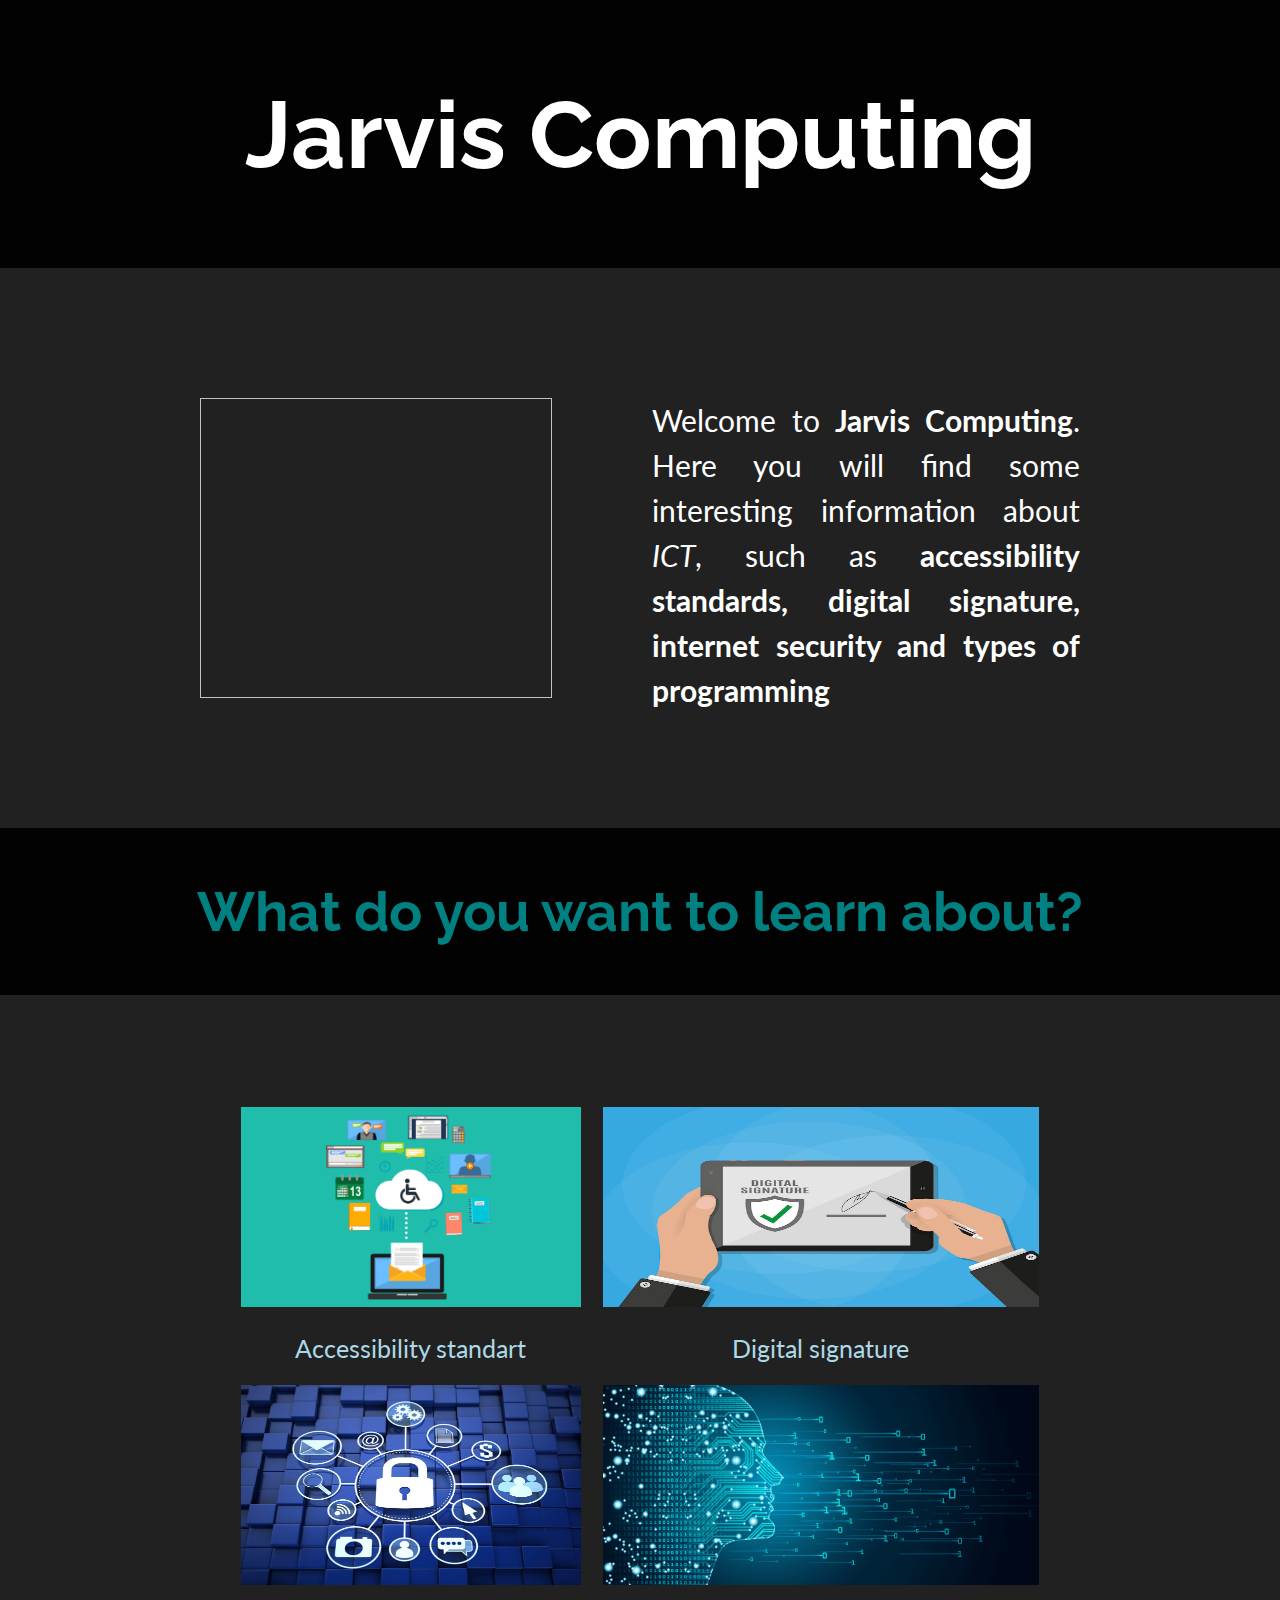
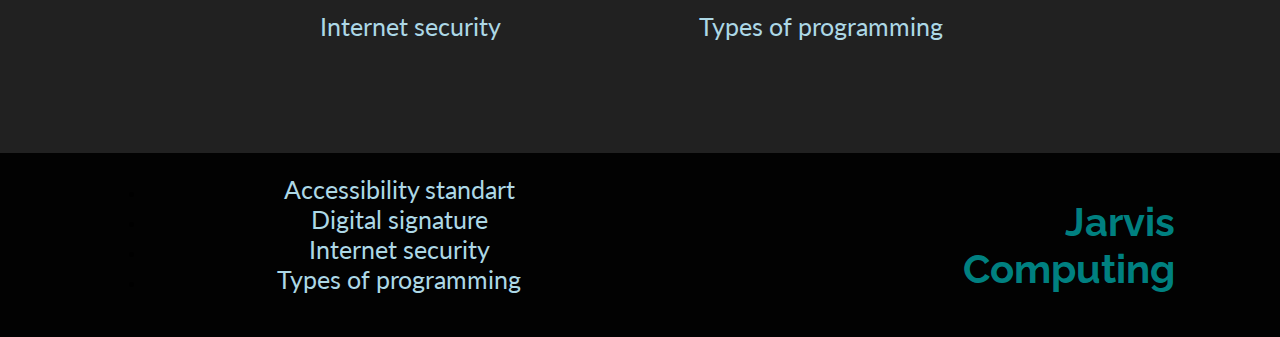
<file: index.html>
<!DOCTYPE html>
<html>
  
  <head>
    <meta charset="utf-8">
    <title>Index.html</title>
    <link rel="stylesheet" type ="text/css" href="style-sheet.css"
  </head>
    
  <body leftmargin="0" topmargin="0" rightmargin="0" marginwidth="0" marginheight="0">
    
    <div class="header">
      <h1 > Jarvis Computing </h1>
    </div>
    
	  <div class="A"> 
      <p> 
        <img class ="left src="imagenes/ict.jpg">
        Welcome to <strong>Jarvis Computing</strong>. Here you will find some interesting information about <em>ICT</em>, such as
        <strong>accessibility standards, digital signature, internet security and types of programming</strong> 
      </p>
	  </div>
                                                                                                                                              
    <div class="header">
        <h2> What do you want to learn about? </h2>
    </div>

    <div class="B">   
      <table align="center">
        <thead> </thead>
        <tbody>
                           
          <tr>
            <td> <img class="table" src="imagenes/accesibility standart.png" height="200px" width="300"> </td>
            <td> <img class="table" src="imagenes/digital signature.jpg" height="200px" width="300"> </td>
          </tr>
                                                                                                   
          <tr>
            <td> <a href="AccessibilittyStandart.html" align="center" target="red" style="text-decoration:none"> Accessibility standart</a> </td>
            <td> <a href="digitalsignature.html" align="center" target="red" style="text-decoration:none"> Digital signature</a> </td>
          </tr>
                                                                                                         
          <tr>
            <td> <img class="table" src="imagenes/cibersecurity.jpg" height="200px" width="300"> </td>
            <td> <img class="table" src="imagenes/AI-Programming.png" height="200px" width="300"> </td>
          </tr>
                                                                                                
          <tr>
            <td> <a href="security.html" align="center" target="red" style="text-decoration:none"> Internet security</a> </td>
            <td> <a href="programming.html" align="center" target="red" style="text-decoration:none">   Types of programming</a> </td>
          </tr>
                                                                                                    
        </tbody>
      </table>
     </div>

     <div class="header">
       <ul align="center" class="links footer-links">
          <li> <a href="AccessibilittyStandart.html" align="center" target="red" style="text-decoration:none"> Accessibility standart</a> </li>
          <li> <a href="digitalsignature.html" align="center" target="red" style="text-decoration:none"> Digital signature</a> </li>
          <li> <a href="security.html" align="center" target="red" style="text-decoration:none"> Internet security</a> </li>
          <li> <a href="programming.html" align="center" target="red" style="text-decoration:none">   Types of programming</a> </li>
       </ul>
	     <h3> Jarvis <br> Computing </h3>
     </div>
  </body>
    
</html>
</file>
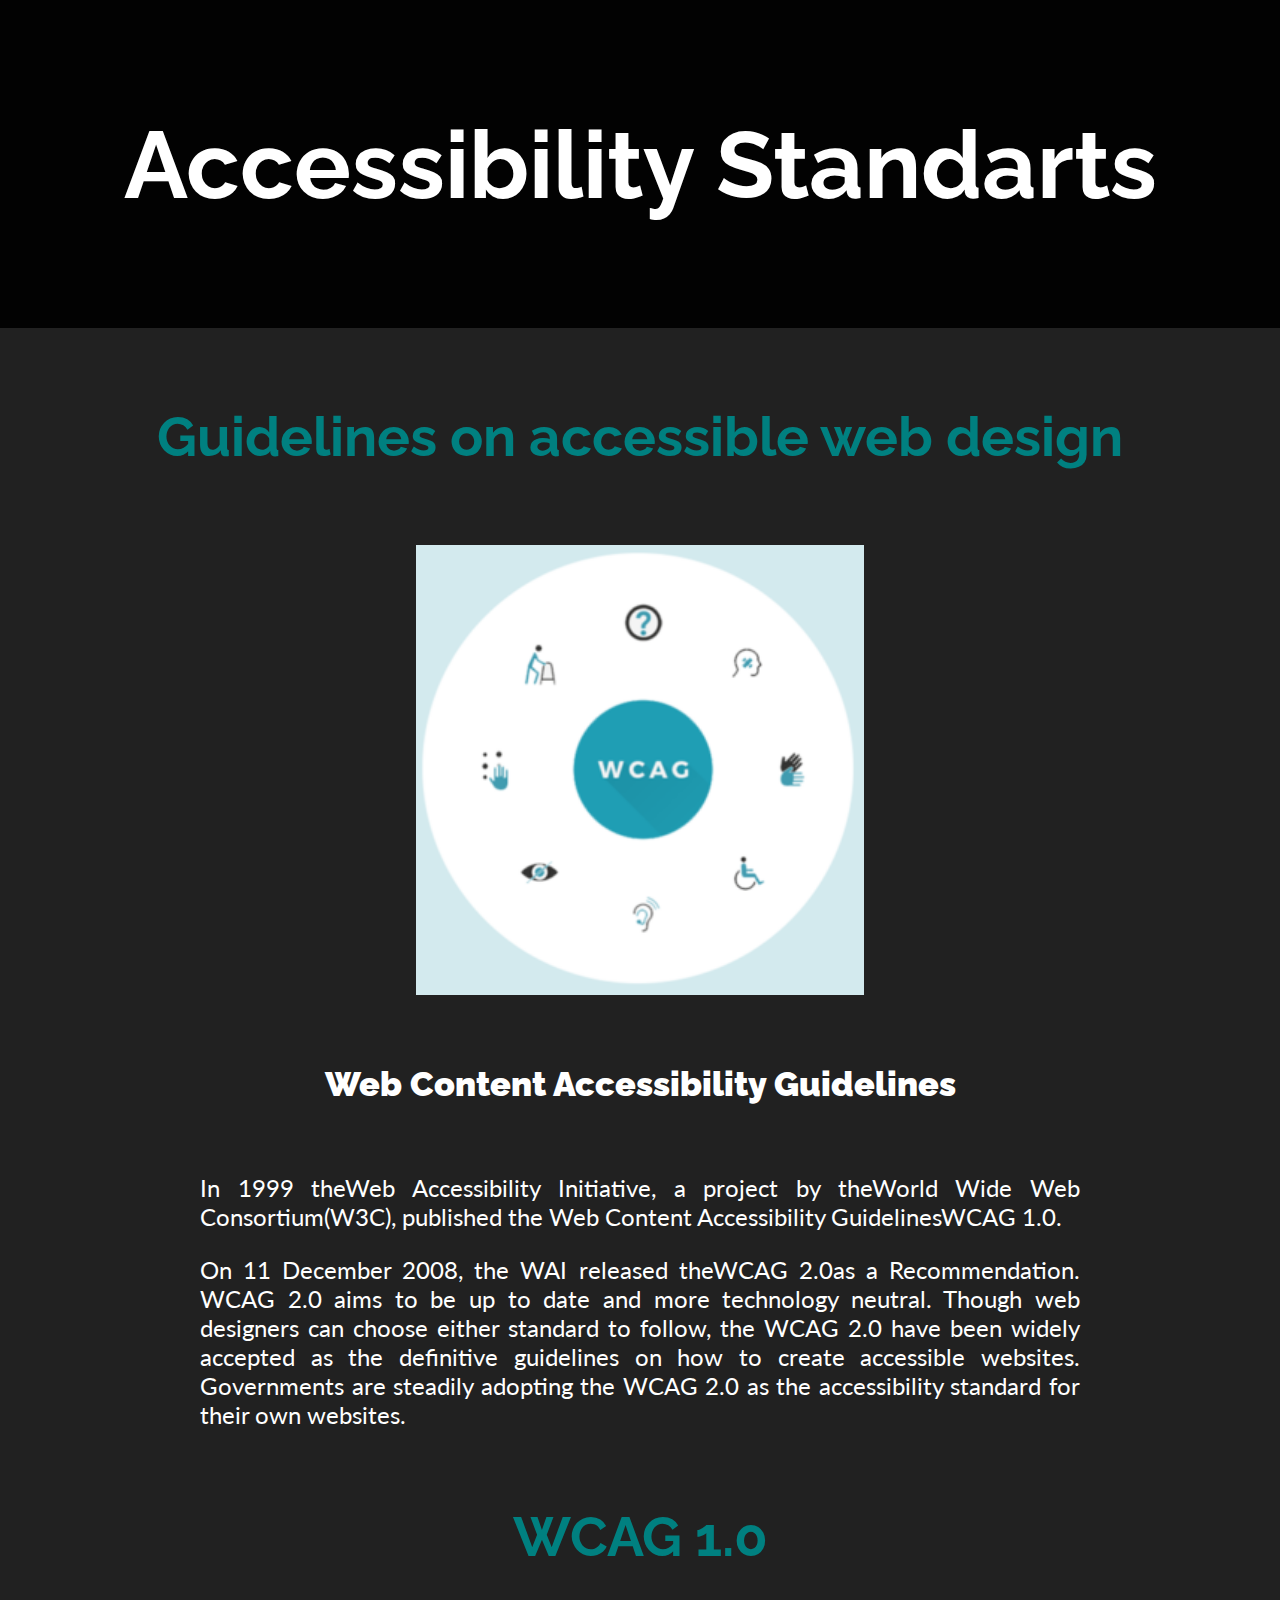
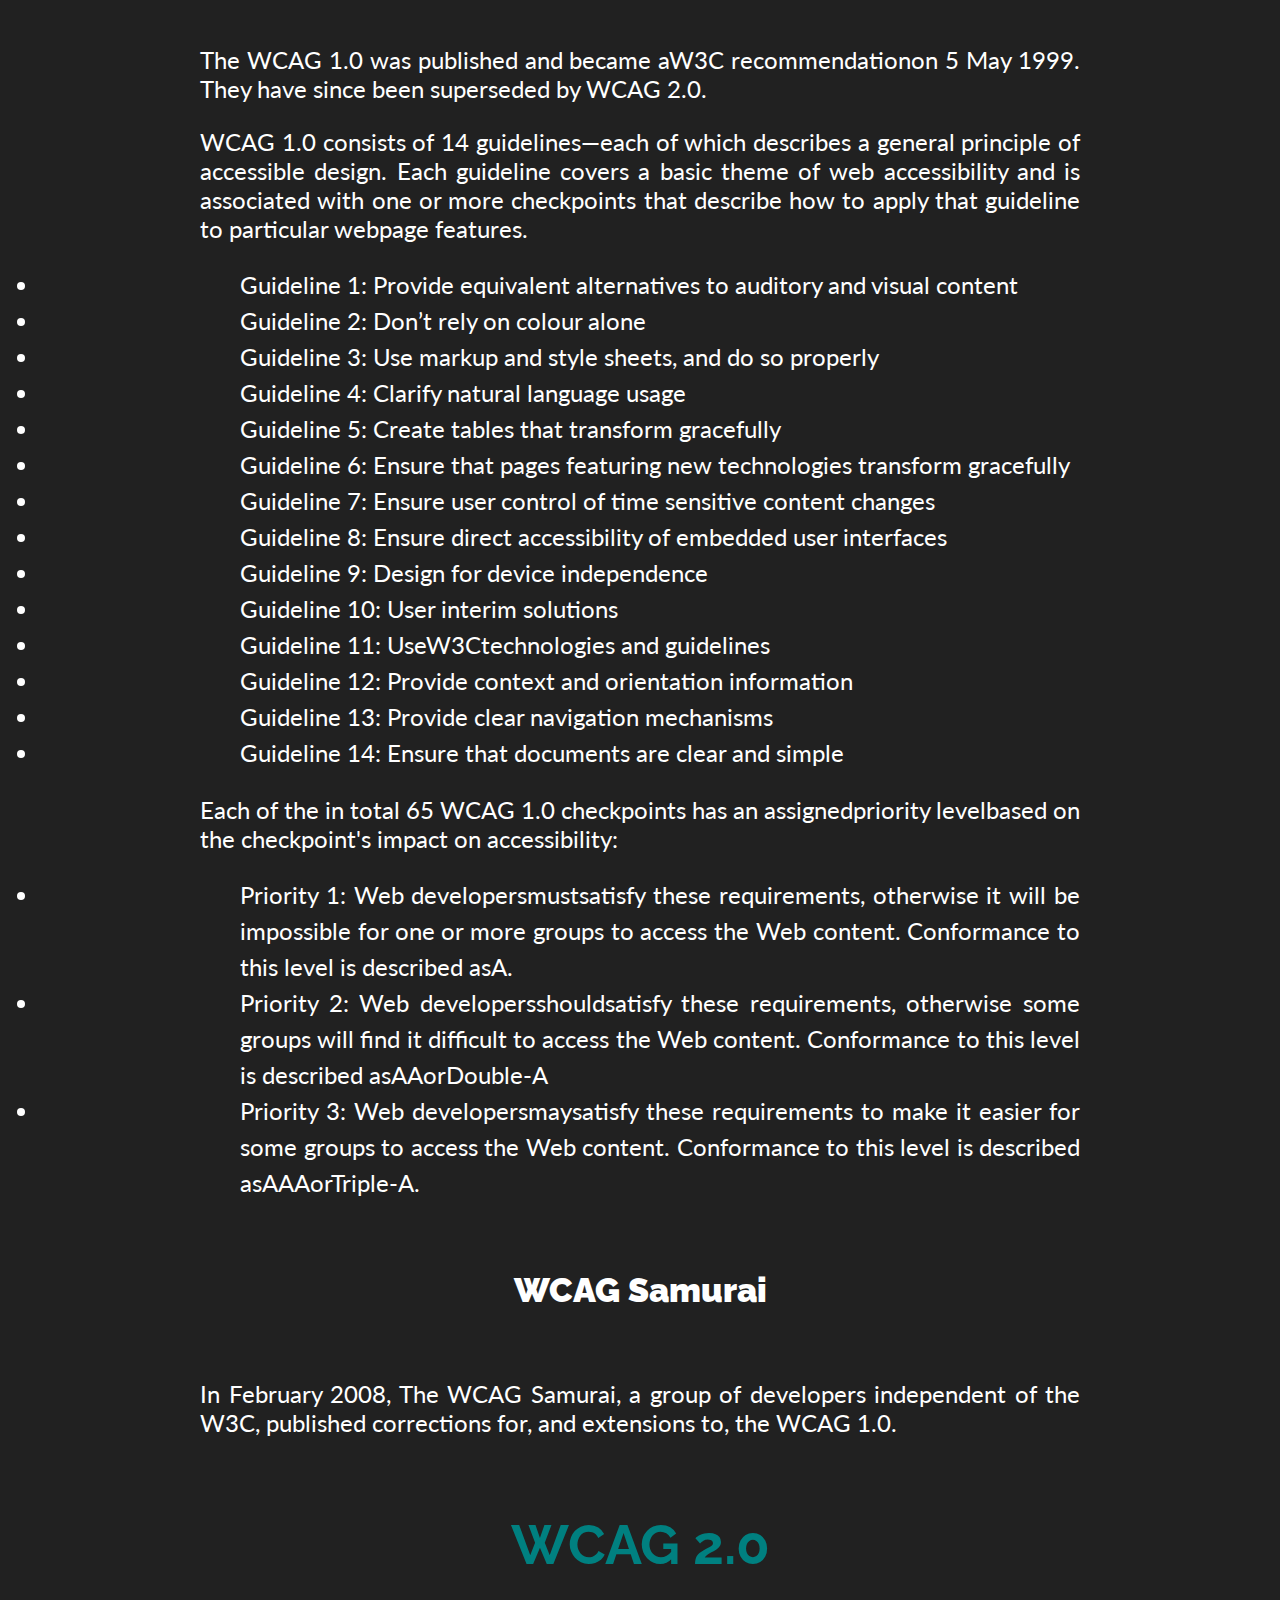
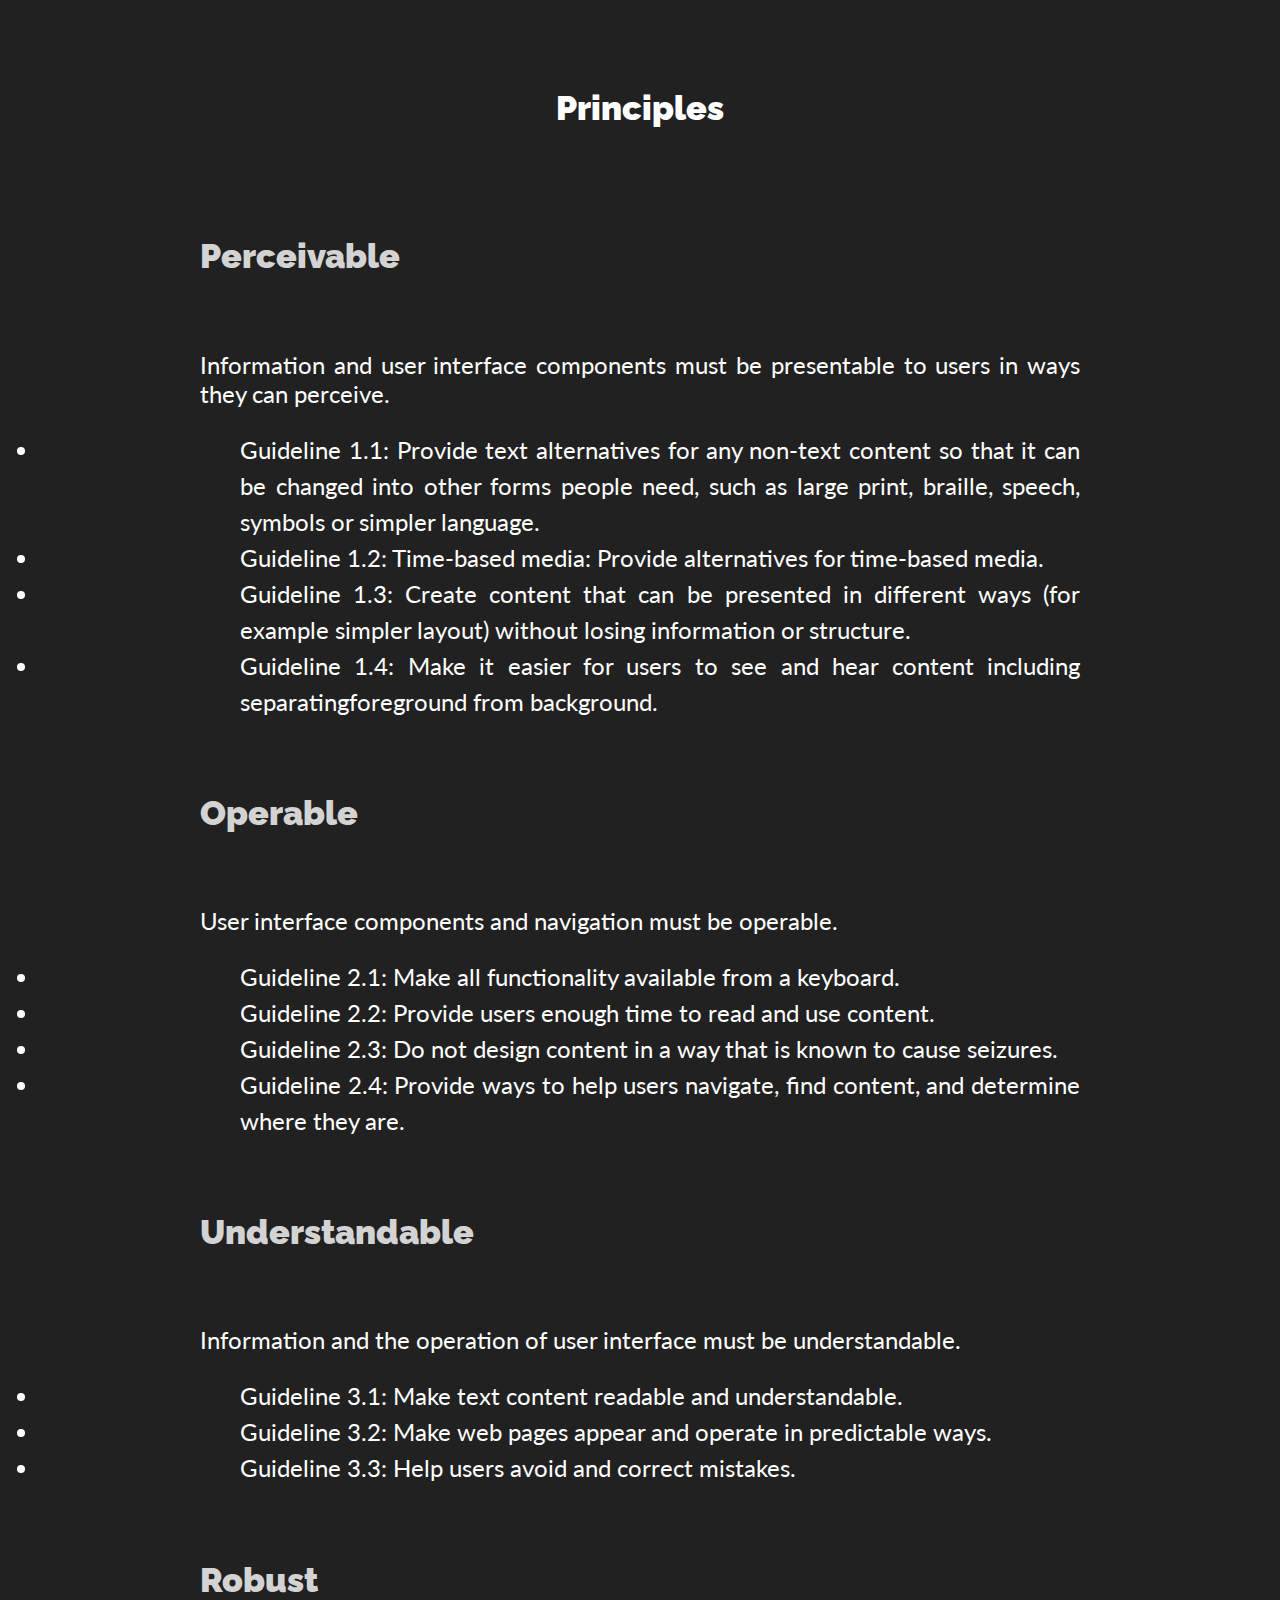
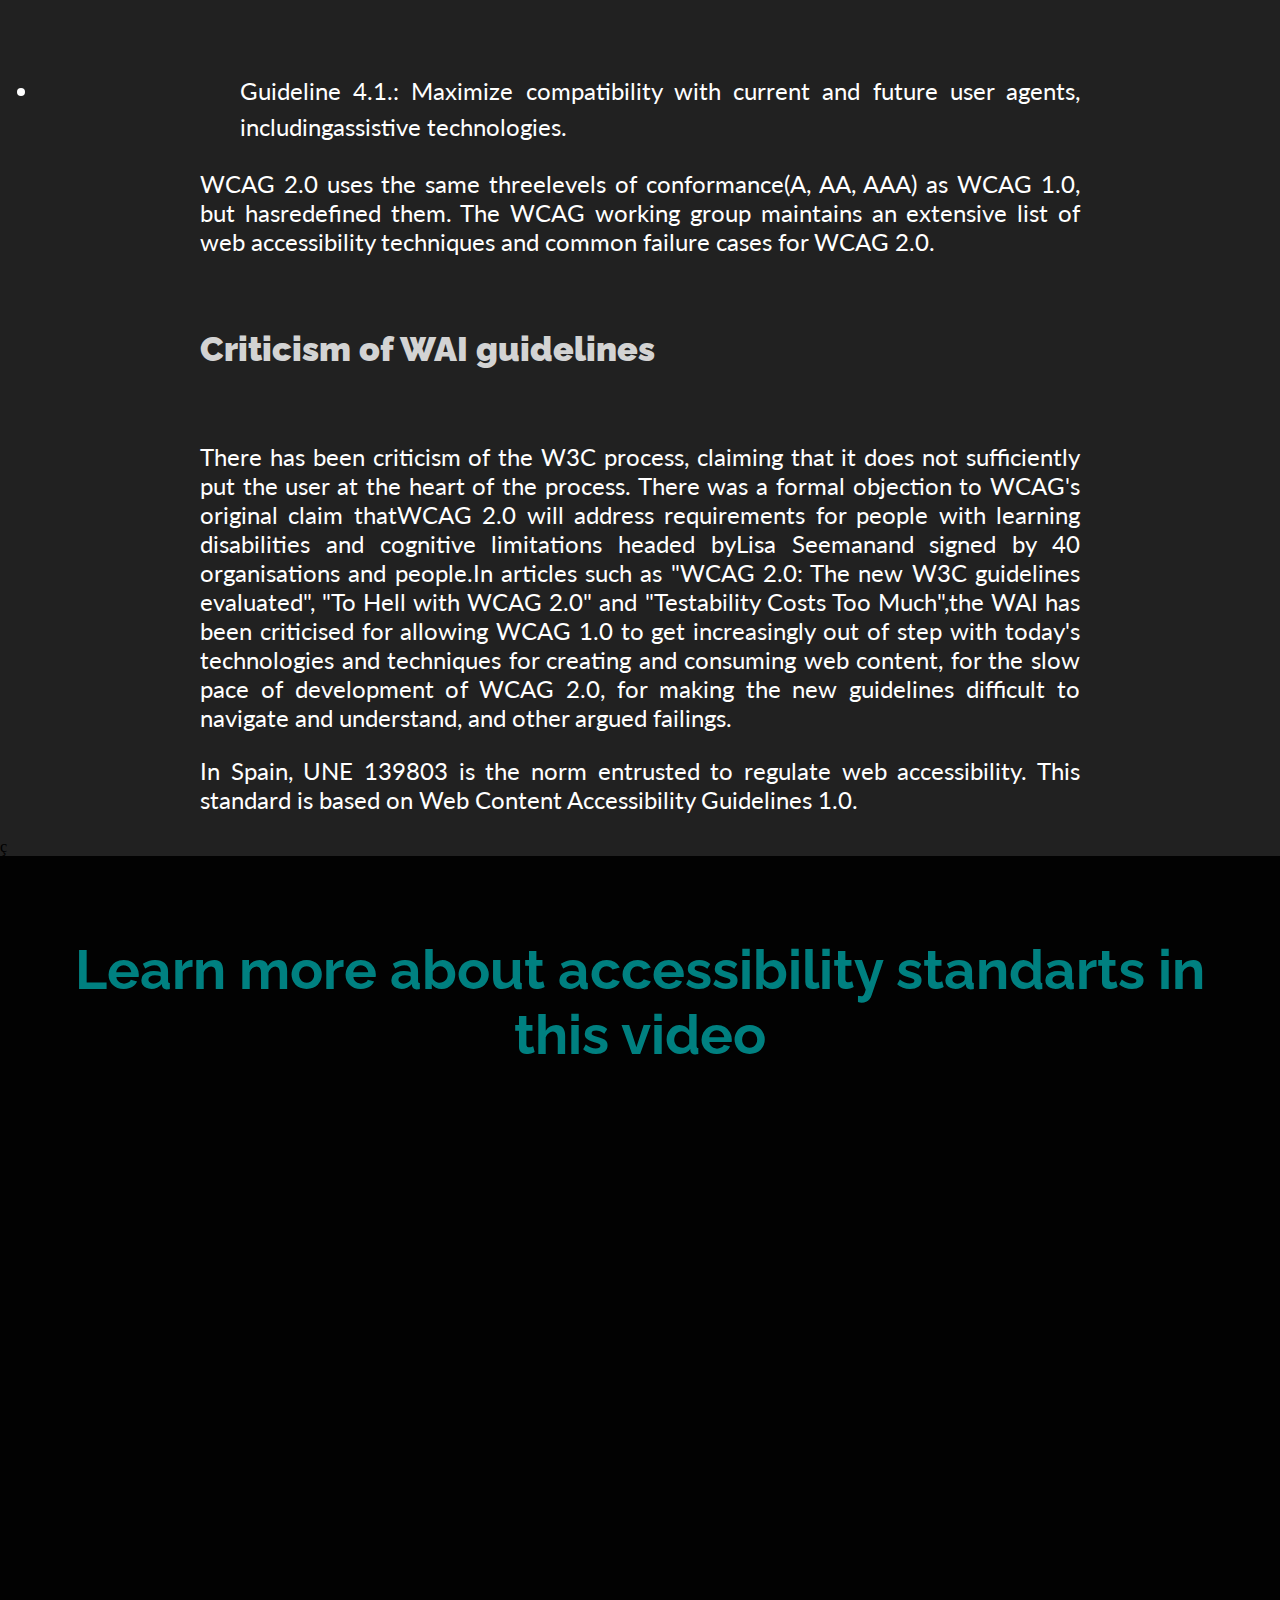
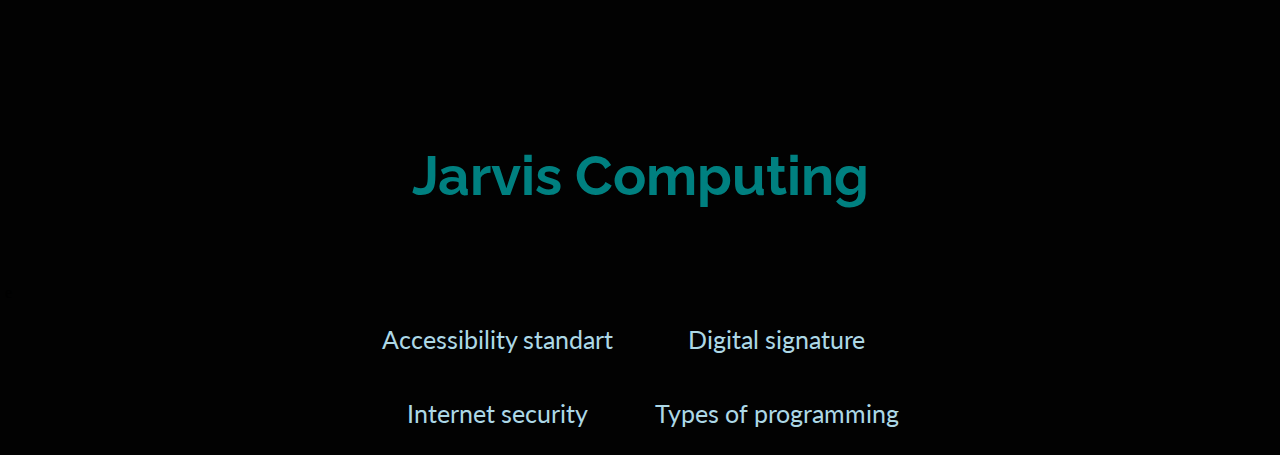
<file: AccessibilittyStandart.html>
<!DOCTYPE html>
<html>
  <head>
    <meta charset="utf-8">
     <title>AccessibilityStandart.html</title>
    <link rel="preconnect" href="https://fonts.gstatic.com">
<link href="https://fonts.googleapis.com/css2?family=Lato&family=Raleway:wght@300&display=swap" rel="stylesheet">
    <link rel="preconnect" href="https://fonts.gstatic.com">
<link href="https://fonts.googleapis.com/css2?family=Lato&family=Raleway:wght@300&display=swap" rel="stylesheet">
    <style>
      body {background:rgb(33,33,33);padding-left:0px;padding-right:0px;}
      h1 {color:white;font-family:'Raleway',strong;font-size:95px;padding:40px;}
      h2 {color:teal;font-family:'Raleway',strong;font-size:55px;text-align:center;padding:30px;}
      h3 {color:white;font-family:'Raleway',strong;font-weight:900;font-size:34px;text-align:center;padding:35px;}
      h4 {color:lightgray;font-family:'Raleway',strong;font-weight:900;font-size:34px;text-align:left;padding:28px;padding-left:200px;}
      h5 {background:teal;font-size:10px;padding-left:300px;padding-right:300px;}
      p {color:white;font-family:'Lato';font-size:24px;font-weight:400;padding-left:200px;padding-right:200px;text-align:justify;}
      a {color:lightblue;font-family:'Lato';font-size:25px;}
      .links {padding-up=400px}
      #header {background:rgb(2,2,2);padding:5px;}
      td {padding:20px;text-align:center;}
      img {left-padding:1000px;}
      li {color:white;font-family:'Lato';font-size:24px;font-weight:400;padding-left:200px;padding-right:200px;text-align:justify;line-height:1.5em;}
      iframe {padding:100px;}
    </style>
  </head>
  <body leftmargin="0" topmargin="0" rightmargin="0" marginwidth="0" marginheight="0">
     <section id="header">
      <h1 align="center"> Accessibility Standarts </h1>
    </section>
     <h2> Guidelines on accessible web design </h2>
    <table align="center">
      <center>
     <img src="imagenes/WCAG.png" align="center" widht="450px" height="450px"> </img>
      </center>
    </table>
     <h3>Web Content Accessibility Guidelines</h3>
  <p> In 1999 theWeb Accessibility Initiative, a project by theWorld Wide Web Consortium(W3C), published the Web Content Accessibility GuidelinesWCAG 1.0.</p>
  <p> On 11 December 2008, the WAI released theWCAG 2.0as a Recommendation. WCAG 2.0 aims to be up to date and more technology neutral. Though web designers can
    choose either standard to follow, the WCAG 2.0 have been widely accepted as the definitive guidelines on how to create accessible websites. Governments are
    steadily adopting the WCAG 2.0 as the accessibility standard for their own websites. </p>
  <h2> WCAG 1.0</h2>
  <p> The WCAG 1.0 was published and became aW3C recommendationon 5 May 1999. They have since been superseded by WCAG 2.0.</p>
  <p>WCAG 1.0 consists of 14 guidelines—each of which describes a general principle of accessible design. Each guideline covers a basic theme of web accessibility and is associated with one or more checkpoints that describe how to apply that guideline to particular webpage features. </p>
  <ul>
    <li>Guideline 1: Provide equivalent alternatives to auditory and visual content
    <li>Guideline 2: Don’t rely on colour alone
    <li>Guideline 3: Use markup and style sheets, and do so properly
    <li>Guideline 4: Clarify natural language usage
    <li>Guideline 5: Create tables that transform gracefully
    <li>Guideline 6: Ensure that pages featuring new technologies transform gracefully
    <li>Guideline 7: Ensure user control of time sensitive content changes
    <li>Guideline 8: Ensure direct accessibility of embedded user interfaces
    <li>Guideline 9: Design for device independence
    <li>Guideline 10: User interim solutions
    <li>Guideline 11: UseW3Ctechnologies and guidelines
    <li>Guideline 12: Provide context and orientation information
    <li>Guideline 13: Provide clear navigation mechanisms
    <li>Guideline 14: Ensure that documents are clear and simple
  </ul>   
  <p>
    Each of the in total 65 WCAG 1.0 checkpoints has an assignedpriority levelbased on the checkpoint's impact on accessibility:
  </p>
  <ul>
    <li>Priority 1: Web developersmustsatisfy these requirements, otherwise it will be impossible for one or more groups to access the Web content. Conformance to this level is described asA.
    <li>Priority 2: Web developersshouldsatisfy these requirements, otherwise some groups will find it difficult to access the Web content. Conformance to this level is described asAAorDouble-A
    <li>Priority 3: Web developersmaysatisfy these requirements to make it easier for some groups to access the Web content. Conformance to this level is described asAAAorTriple-A.
  </ul>
  <h3> WCAG Samurai</h3>
  <p> In February 2008, The WCAG Samurai, a group of developers independent of the W3C, published corrections for, and extensions to, the WCAG 1.0. </p>
  <h2> WCAG 2.0</h2>
  <h3>Principles </h3>
  <h4> Perceivable</h4>
  <p>Information and user interface components must be presentable to users in ways they can perceive.</p>
  <ul>
    <li>Guideline 1.1: Provide text alternatives for any non-text content so that it can be changed into other forms people need, such as large print, braille, speech, symbols or simpler language.
    <li>Guideline 1.2: Time-based media: Provide alternatives for time-based media.
    <li>Guideline 1.3: Create content that can be presented in different ways (for example simpler layout) without losing information or structure.
    <li>Guideline 1.4: Make it easier for users to see and hear content including separatingforeground from background.
  </ul>
  <h4> Operable</h4>
  <p>User interface components and navigation must be operable.</p>
  <ul>
    <li>Guideline 2.1: Make all functionality available from a keyboard.
    <li>Guideline 2.2: Provide users enough time to read and use content.
    <li>Guideline 2.3: Do not design content in a way that is known to cause seizures.
    <li>Guideline 2.4: Provide ways to help users navigate, find content, and determine where they are.
  </ul>
  <h4>Understandable</h4>
  <p>Information and the operation of user interface must be understandable.</p>
  <ul>
    <li>Guideline 3.1: Make text content readable and understandable.
    <li>Guideline 3.2: Make web pages appear and operate in predictable ways.
    <li>Guideline 3.3: Help users avoid and correct mistakes.
  </ul>
  <h4>Robust </h4>
  <ul> 
    <li> Guideline 4.1.: Maximize compatibility with current and future user agents, includingassistive technologies.
  </ul>
  <p> WCAG 2.0 uses the same threelevels of conformance(A, AA, AAA) as WCAG 1.0, but hasredefined them. The WCAG working group maintains an extensive list of web accessibility techniques and common failure cases for WCAG 2.0. </p>
  <h4>Criticism of WAI guidelines</h4>
  <p> There has been criticism of the W3C process, claiming that it does not sufficiently put the user at the heart of the process. There was a formal objection to WCAG's original claim thatWCAG 2.0 will address requirements for people with learning disabilities and cognitive limitations headed byLisa Seemanand signed by 40 organisations and people.In articles such as "WCAG 2.0: The new W3C guidelines evaluated", "To Hell with WCAG 2.0" and "Testability Costs Too Much",the WAI has been criticised for allowing WCAG 1.0 to get increasingly out of step with today's technologies and techniques for creating and consuming web content, for the slow pace of development of WCAG 2.0, for making the new guidelines difficult to navigate and understand, and other argued failings. </p>
  <p> In Spain, UNE 139803 is the norm entrusted to regulate web accessibility. This standard is based on Web Content Accessibility Guidelines 1.0. </p>ç
  <section id="header">
    <h2>Learn more about accessibility standarts in this video </h2>
    <center>
    <iframe align="center" width="560" height="315" src="https://www.youtube.com/embed/-ao_Kc_8rpE" title="YouTube video player" frameborder="0" allow="accelerometer; autoplay; clipboard-write; encrypted-media; gyroscope; picture-in-picture" allowfullscreen></iframe>
    </center>
    </section>
    <section id="header">
      <h2 align="center"> Jarvis Computing </h2>
       <table align="center" class="links">e
       <tbody>
         <tr>
            <td> <a href="AccessibilittyStandart.html" align="center" target="red" style="text-decoration:none"> Accessibility standart</a> </td>
          <td> <a href="digitalsignature.html" align="center" target="red" style="text-decoration:none"> Digital signature</a> </td>
        </tr>
         <tr>
           <t> <br> </td>
         </tr>
         <tr>
         <td> <a href="security.html" align="center" target="red" style="text-decoration:none"> Internet security</a> </td>
          <td> <a href="programming.html" align="center" target="red" style="text-decoration:none">   Types of programming</a> </td>
        </tr>
      </tbody>
    </table>
    </section>
 </body>
</html>
</file>
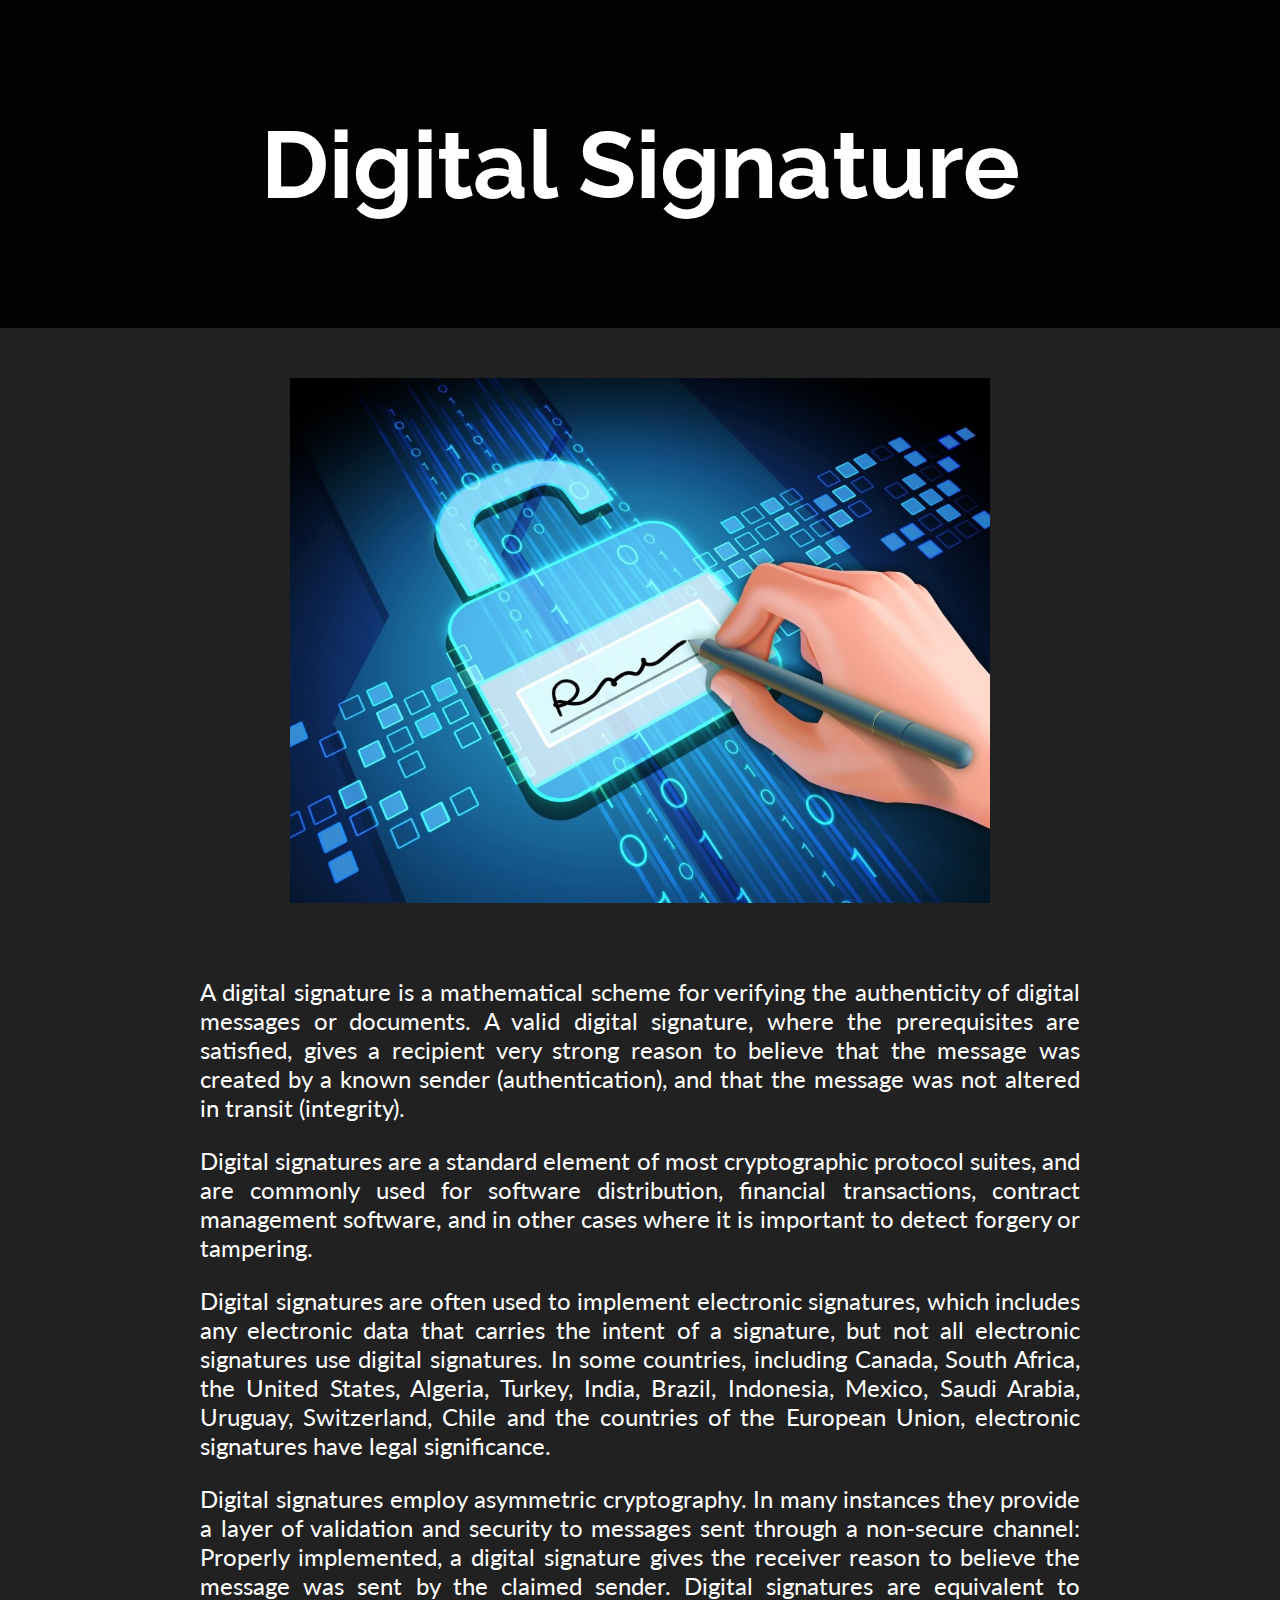
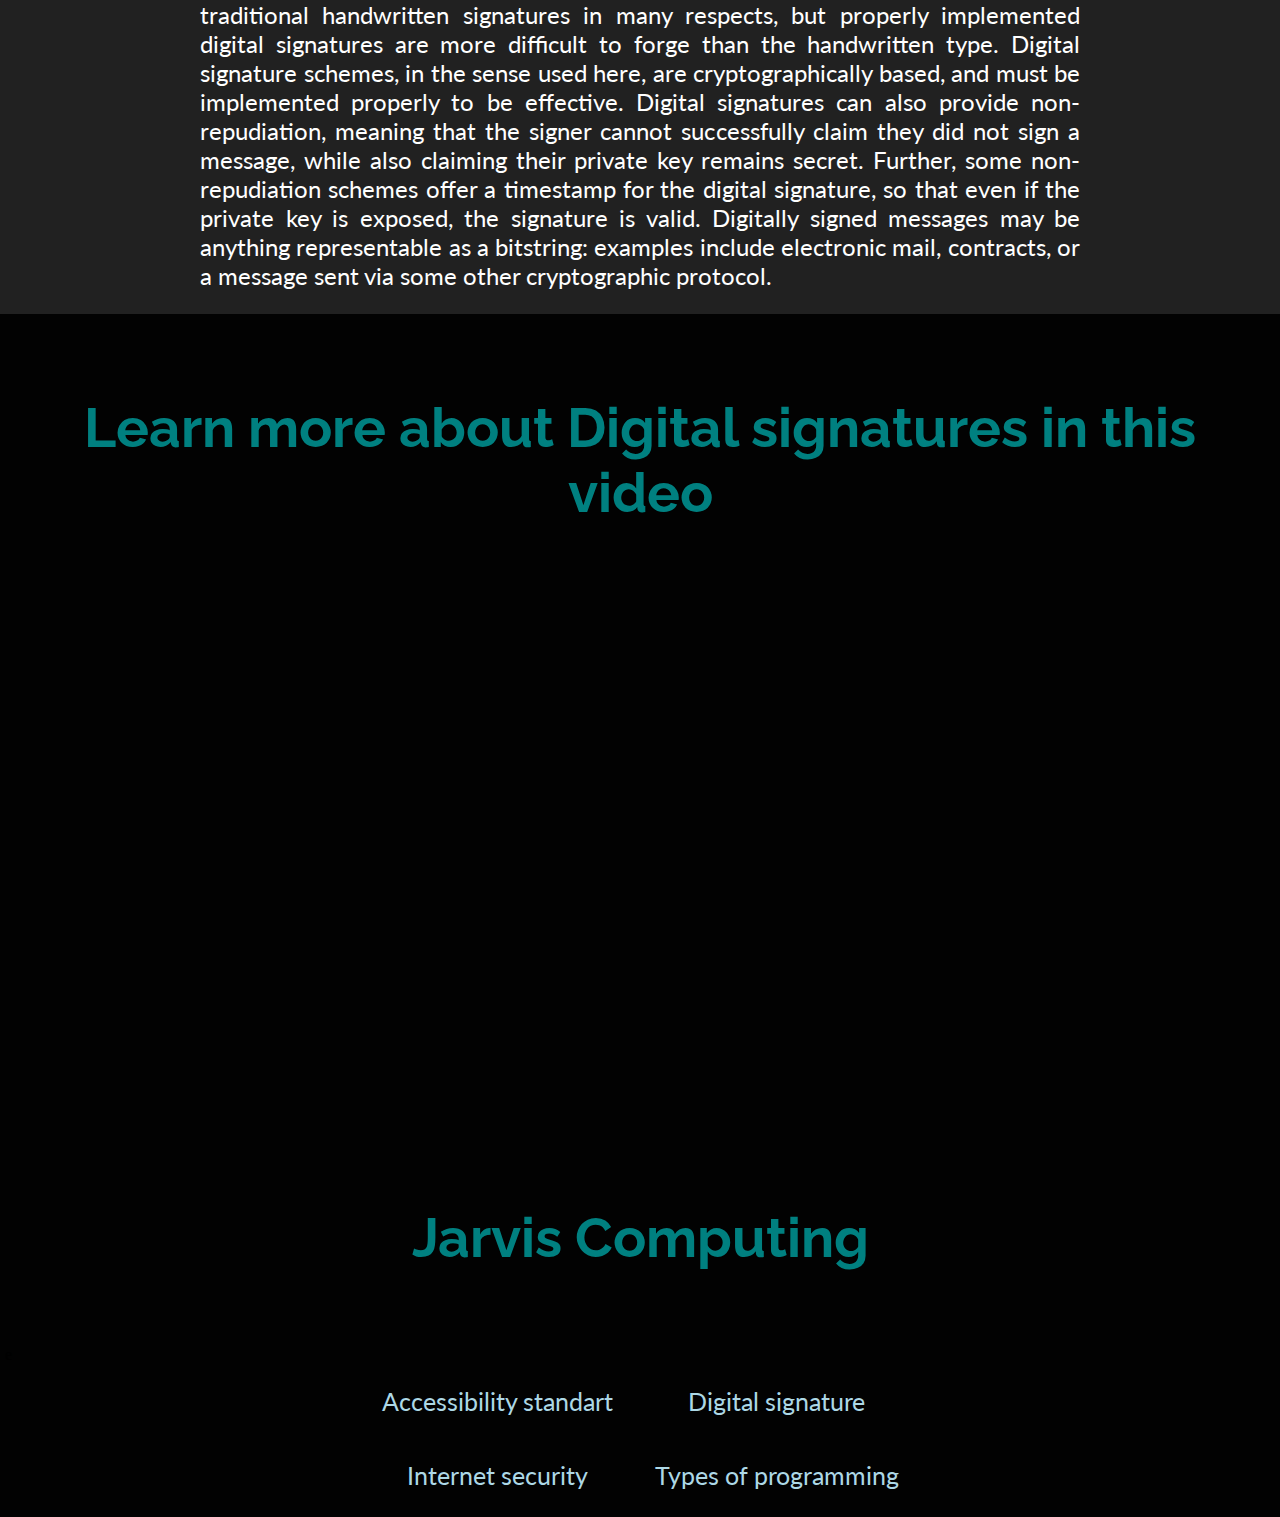
<file: digitalsignature.html>
<!DOCTYPE html>
<html>
  <head>
    <meta charset="utf-8">
     <title>AccessibilityStandart.html</title>
    <link rel="preconnect" href="https://fonts.gstatic.com">
<link href="https://fonts.googleapis.com/css2?family=Lato&family=Raleway:wght@300&display=swap" rel="stylesheet">
    <link rel="preconnect" href="https://fonts.gstatic.com">
<link href="https://fonts.googleapis.com/css2?family=Lato&family=Raleway:wght@300&display=swap" rel="stylesheet">
    <style>
      body {background:rgb(33,33,33);padding-left:0px;padding-right:0px;}
      h1 {color:white;font-family:'Raleway',strong;font-size:95px;padding:40px;}
      h2 {color:teal;font-family:'Raleway',strong;font-size:55px;text-align:center;padding:30px;}
      h3 {color:white;font-family:'Raleway',strong;font-weight:900;font-size:34px;text-align:center;padding:35px;}
      h4 {color:lightgray;font-family:'Raleway',strong;font-weight:900;font-size:34px;text-align:left;padding:28px;padding-left:200px;}
      h5 {background:teal;font-size:10px;padding-left:300px;padding-right:300px;}
      p {color:white;font-family:'Lato';font-size:24px;font-weight:400;padding-left:200px;padding-right:200px;text-align:justify;}
      a {color:lightblue;font-family:'Lato';font-size:25px;}
      .links {padding-up=400px}
      #header {background:rgb(2,2,2);padding:5px;}
      td {padding:20px;text-align:center;}
      img {padding:50px;}
      li {color:white;font-family:'Lato';font-size:24px;font-weight:400;padding-left:200px;padding-right:200px;text-align:justify;line-height:1.5em;}
      iframe {padding:100px;}
    </style>
  </head>
  <body leftmargin="0" topmargin="0" rightmargin="0" marginwidth="0" marginheight="0">
     <section id="header">
      <h1 align="center"> Digital Signature </h1>
    </section>
    <center>
    <img src="imagenes/digital.jpg" align="middle" height:"600" width="700px">
    </center>
    <p> A digital signature is a mathematical scheme for verifying the authenticity of digital messages or documents. A valid digital signature, where the prerequisites are satisfied, gives a recipient very strong reason to believe that the message was created by a known sender (authentication), and that the message was not altered in transit (integrity). </p>
    <p> Digital signatures are a standard element of most cryptographic protocol suites, and are commonly used for software distribution, financial transactions, contract management software, and in other cases where it is important to detect forgery or tampering. </p>
    <p> Digital signatures are often used to implement electronic signatures, which includes any electronic data that carries the intent of a signature, but not all electronic signatures use digital signatures. In some countries, including Canada, South Africa, the United States, Algeria, Turkey, India, Brazil, Indonesia, Mexico, Saudi Arabia, Uruguay, Switzerland, Chile and the countries of the European Union, electronic signatures have legal significance.</p>
    <p> Digital signatures employ asymmetric cryptography. In many instances they provide a layer of validation and security to messages sent through a non-secure channel: Properly implemented, a digital signature gives the receiver reason to believe the message was sent by the claimed sender. Digital signatures are equivalent to traditional handwritten signatures in many respects, but properly implemented digital signatures are more difficult to forge than the handwritten type. Digital signature schemes, in the sense used here, are cryptographically based, and must be implemented properly to be effective. Digital signatures can also provide non-repudiation, meaning that the signer cannot successfully claim they did not sign a message, while also claiming their private key remains secret. Further, some non-repudiation schemes offer a timestamp for the digital signature, so that even if the private key is exposed, the signature is valid. Digitally signed messages may be anything representable as a bitstring: examples include electronic mail, contracts, or a message sent via some other cryptographic protocol.</p> 
    <section id="header">
    <h2>Learn more about Digital signatures in this video </h2>
    <center>
    <iframe width="560" height="315" src="https://www.youtube.com/embed/s22eJ1eVLTU" title="YouTube video player" frameborder="0" allow="accelerometer; autoplay; clipboard-write; encrypted-media; gyroscope; picture-in-picture" allowfullscreen></iframe>
    </center>
      </section>
    
    <section id="header">
      <h2 align="center"> Jarvis Computing </h2>
       <table align="center" class="links">e
       <tbody>
         <tr>
            <td> <a href="AccessibilittyStandart.html" align="center" target="red" style="text-decoration:none"> Accessibility standart</a> </td>
          <td> <a href="digitalsignature.html" align="center" target="red" style="text-decoration:none"> Digital signature</a> </td>
        </tr>
         <tr>
           <t> <br> </td>
         </tr>
         <tr>
         <td> <a href="security.html" align="center" target="red" style="text-decoration:none"> Internet security</a> </td>
          <td> <a href="programming.html" align="center" target="red" style="text-decoration:none">   Types of programming</a> </td>
        </tr>
      </tbody>
    </table>
    </section>
  </body>
</html>
</file>
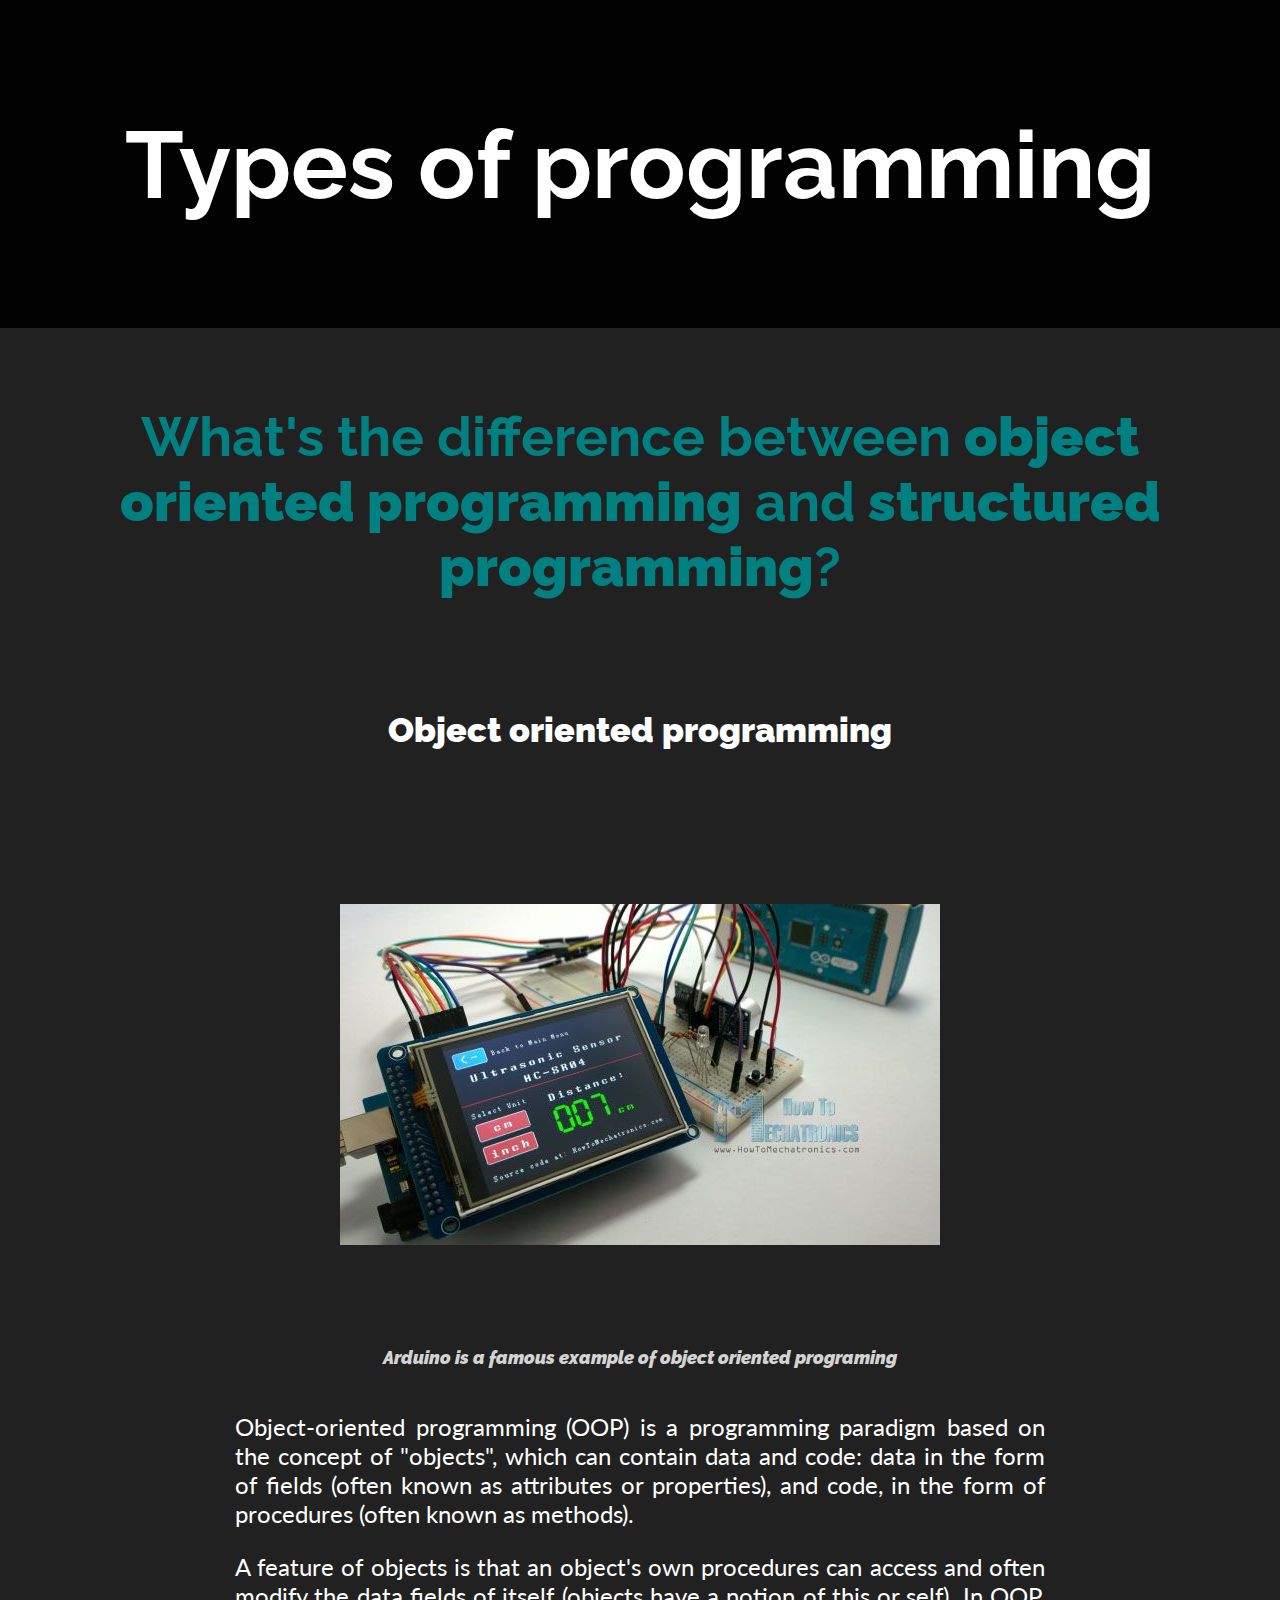
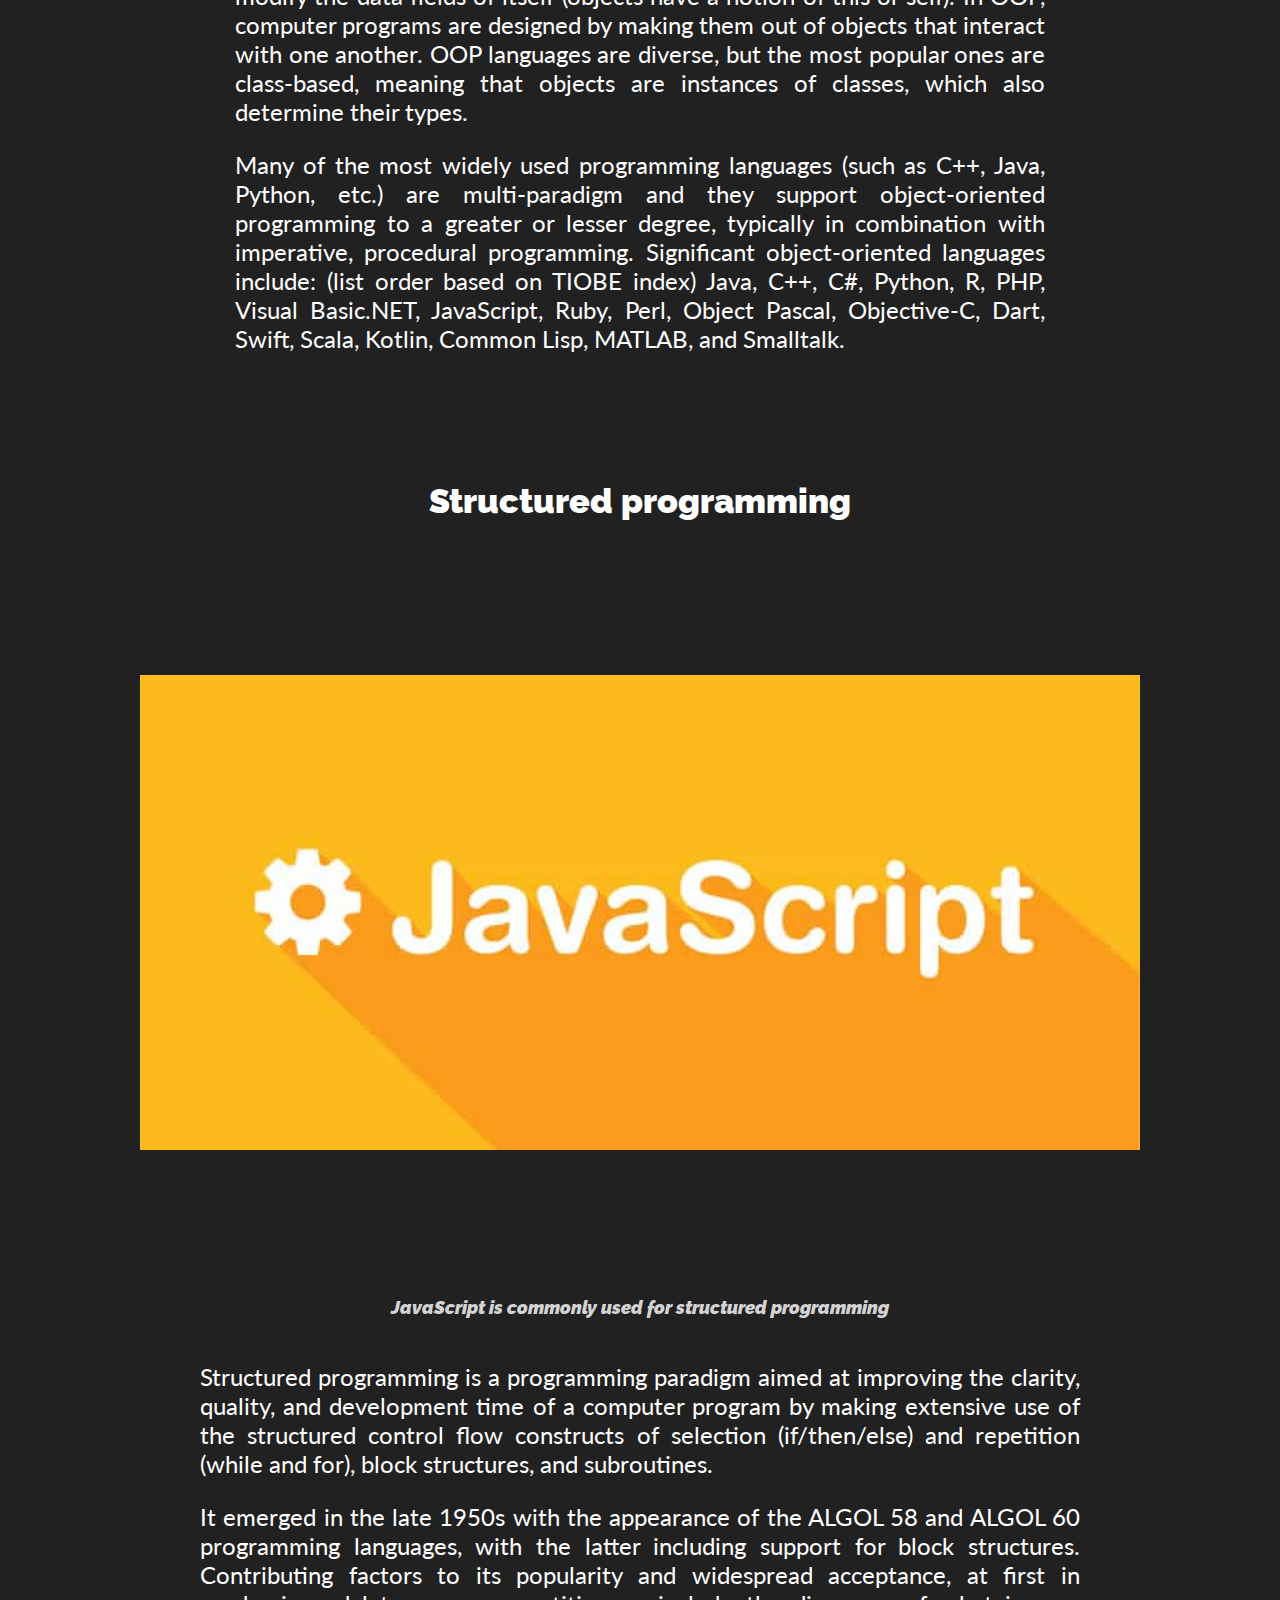
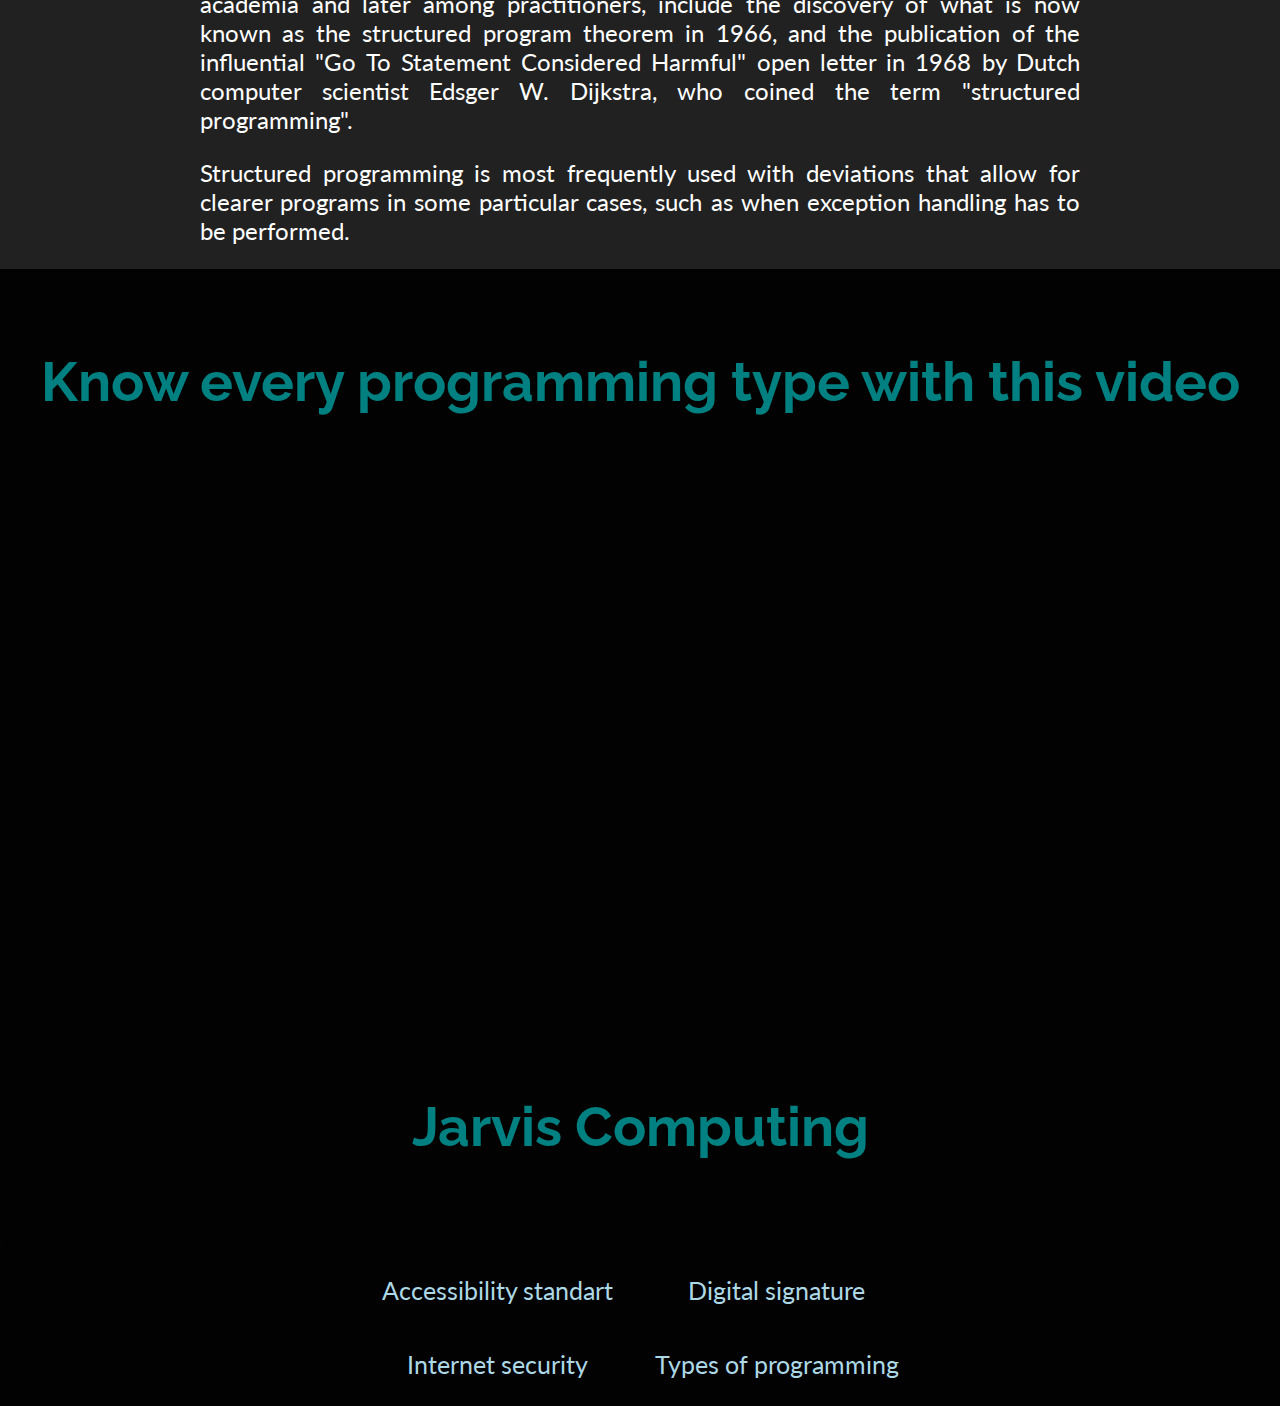
<file: programming.html>
<!DOCTYPE html>
<html>
  <head>
    <meta charset="utf-8">
     <title>AccessibilityStandart.html</title>
    <link rel="preconnect" href="https://fonts.gstatic.com">
<link href="https://fonts.googleapis.com/css2?family=Lato&family=Raleway:wght@300&display=swap" rel="stylesheet">
    <link rel="preconnect" href="https://fonts.gstatic.com">
<link href="https://fonts.googleapis.com/css2?family=Lato&family=Raleway:wght@300&display=swap" rel="stylesheet">
    <style>
      body {background:rgb(33,33,33);padding-left:0px;padding-right:0px;}
      h1 {color:white;font-family:'Raleway',strong;font-size:95px;padding:40px;}
      h2 {color:teal;font-family:'Raleway',strong;font-size:55px;text-align:center;padding:30px;}
      h3 {color:white;font-family:'Raleway',strong;font-weight:900;font-size:34px;text-align:center;padding:35px;}
      h4 {color:lightgray;font-family:'Raleway',strong;font-weight:900;font-size:18px;text-align:center;padding:20px;}
      h5 {background:teal;font-size:10px;padding-left:300px;padding-right:300px;}
      p {color:white;font-family:'Lato';font-size:24px;font-weight:400;padding-left:200px;padding-right:200px;text-align:justify;}
      a {color:lightblue;font-family:'Lato';font-size:25px;}
      .links {padding-up=400px}
      #header {background:rgb(2,2,2);padding:5px;}
      td {padding:20px;text-align:center;}
      img {padding:50px;}
      li {color:white;font-family:'Lato';font-size:24px;font-weight:400;padding-left:200px;padding-right:200px;text-align:justify;line-height:1.5em;}
      iframe {padding:100px;}
    </style>
  </head>
  <body leftmargin="0" topmargin="0" rightmargin="0" marginwidth="0" marginheight="0">
    <section id="header">
      <h1 align="center"> Types of programming </h1>
    </section>
    <h2> What's the difference between <strong>object oriented programming</strong> and <strong>structured programming</strong>? </h2>
    <h3> Object oriented programming <h3>
      <center>
        <img src="imagenes/arduino.jpg" width="600px">
        <h4><em>Arduino is a famous example of object oriented programing</em> </h4>
      </center>
      <p> Object-oriented programming (OOP) is a programming paradigm based on the concept of "objects", which can contain data and code: data in the form of fields (often known as attributes or properties), and code, in the form of procedures (often known as methods). </p>
      <p> A feature of objects is that an object's own procedures can access and often modify the data fields of itself (objects have a notion of this or self). In OOP, computer programs are designed by making them out of objects that interact with one another. OOP languages are diverse, but the most popular ones are class-based, meaning that objects are instances of classes, which also determine their types.</p> 
      <p> Many of the most widely used programming languages (such as C++, Java, Python, etc.) are multi-paradigm and they support object-oriented programming to a greater or lesser degree, typically in combination with imperative, procedural programming. Significant object-oriented languages include: (list order based on TIOBE index) Java, C++, C#, Python, R, PHP, Visual Basic.NET, JavaScript, Ruby, Perl, Object Pascal, Objective-C, Dart, Swift, Scala, Kotlin, Common Lisp, MATLAB, and Smalltalk.</p>
      <h3> Structured programming <h3>
        <img src="imagenes/java.jpg" width="1000px">
        <h4><em>JavaScript is commonly used for structured programming</em> </h4>
        <p> Structured programming is a programming paradigm aimed at improving the clarity, quality, and development time of a computer program by making extensive use of the structured control flow constructs of selection (if/then/else) and repetition (while and for), block structures, and subroutines. </p>
        <p> It emerged in the late 1950s with the appearance of the ALGOL 58 and ALGOL 60 programming languages, with the latter including support for block structures. Contributing factors to its popularity and widespread acceptance, at first in academia and later among practitioners, include the discovery of what is now known as the structured program theorem in 1966, and the publication of the influential "Go To Statement Considered Harmful" open letter in 1968 by Dutch computer scientist Edsger W. Dijkstra, who coined the term "structured programming".</p>
        <p> Structured programming is most frequently used with deviations that allow for clearer programs in some particular cases, such as when exception handling has to be performed. </p>
        <section id="header">
    <h2>Know every programming type with this video </h2>
    <center>
    <iframe width="560" height="315" src="https://www.youtube.com/embed/aYjGXzktatA" title="YouTube video player" frameborder="0" allow="accelerometer; autoplay; clipboard-write; encrypted-media; gyroscope; picture-in-picture" allowfullscreen></iframe>
    </center>
      </section>
        <section id="header">
      <h2 align="center"> Jarvis Computing </h2>
       <table align="center" class="links">e
       <tbody>
         <tr>
            <td> <a href="AccessibilittyStandart.html" align="center" target="red" style="text-decoration:none"> Accessibility standart</a> </td>
          <td> <a href="digitalsignature.html" align="center" target="red" style="text-decoration:none"> Digital signature</a> </td>
        </tr>
         <tr>
           <t> <br> </td>
         </tr>
         <tr>
         <td> <a href="security.html" align="center" target="red" style="text-decoration:none"> Internet security</a> </td>
          <td> <a href="programming.html" align="center" target="red" style="text-decoration:none">   Types of programming</a> </td>
        </tr>
      </tbody>
    </table>
    </section>
  </body>
</html>
</file>
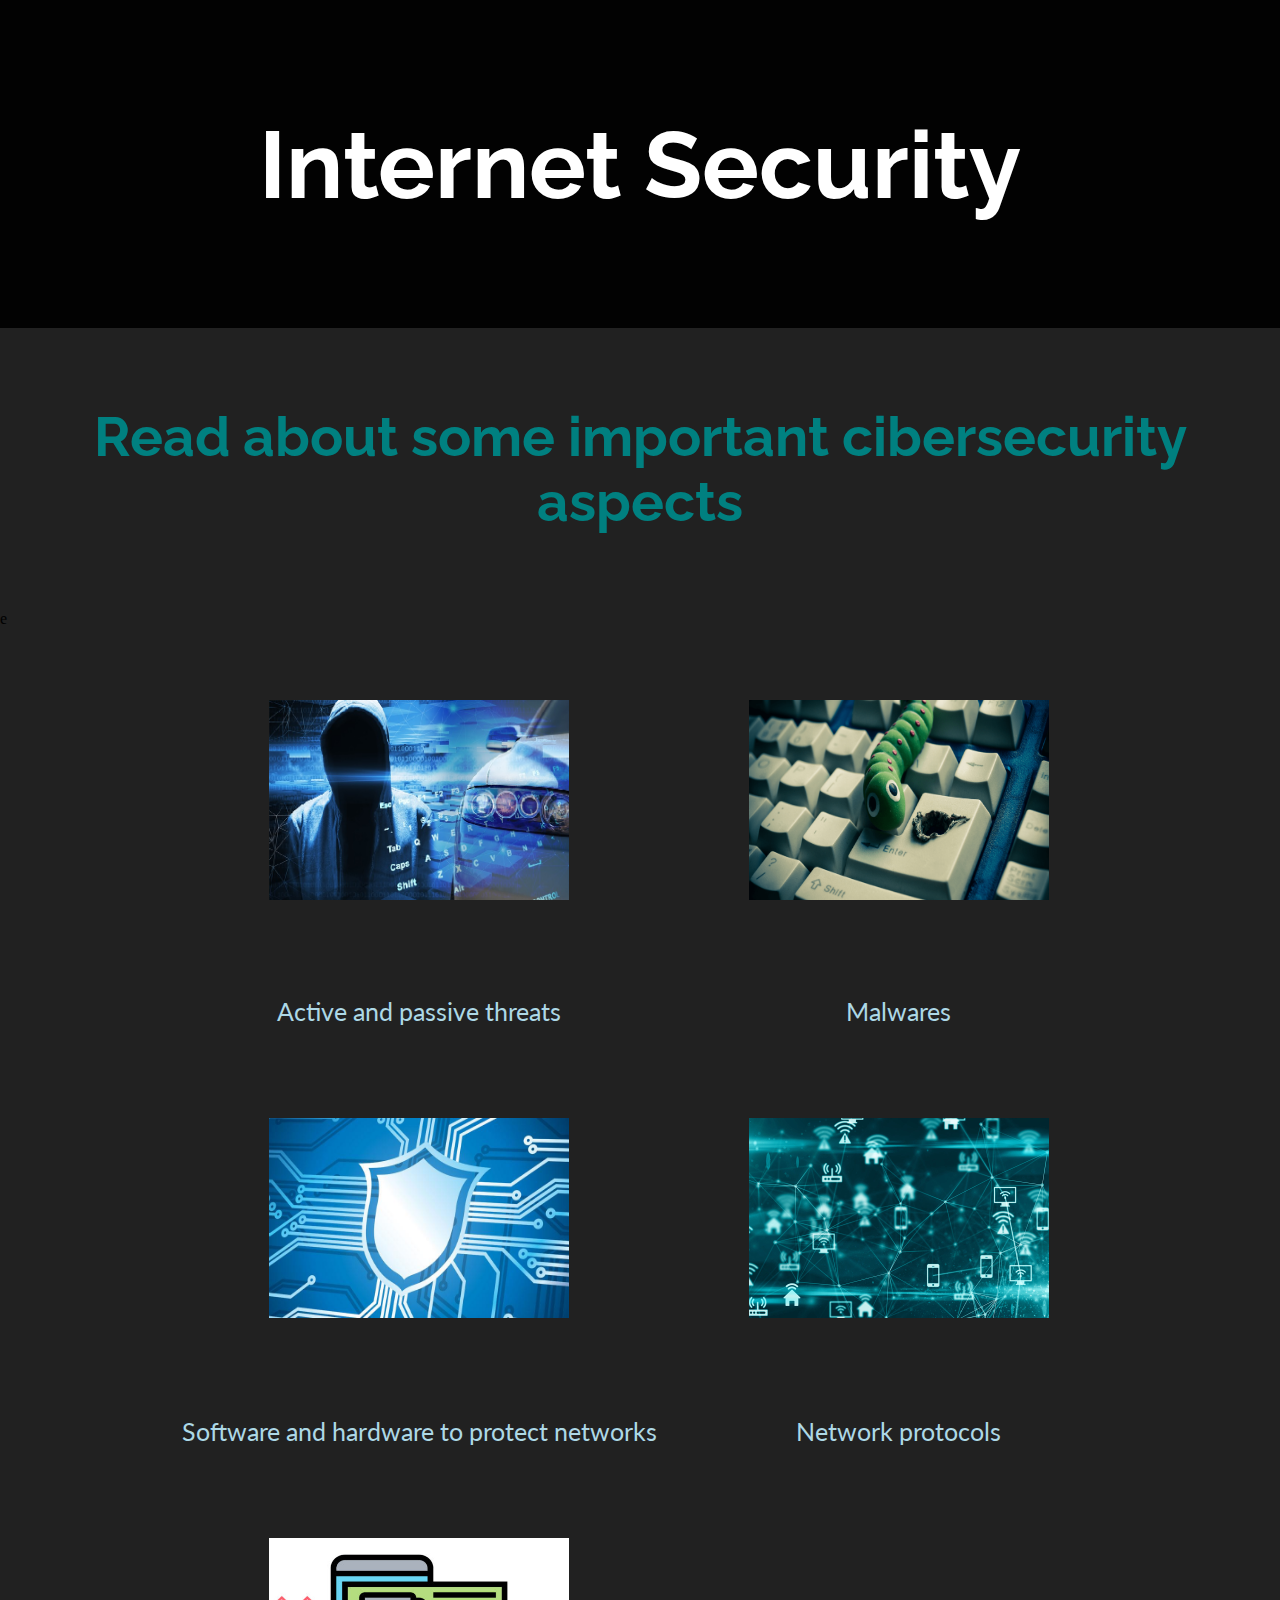
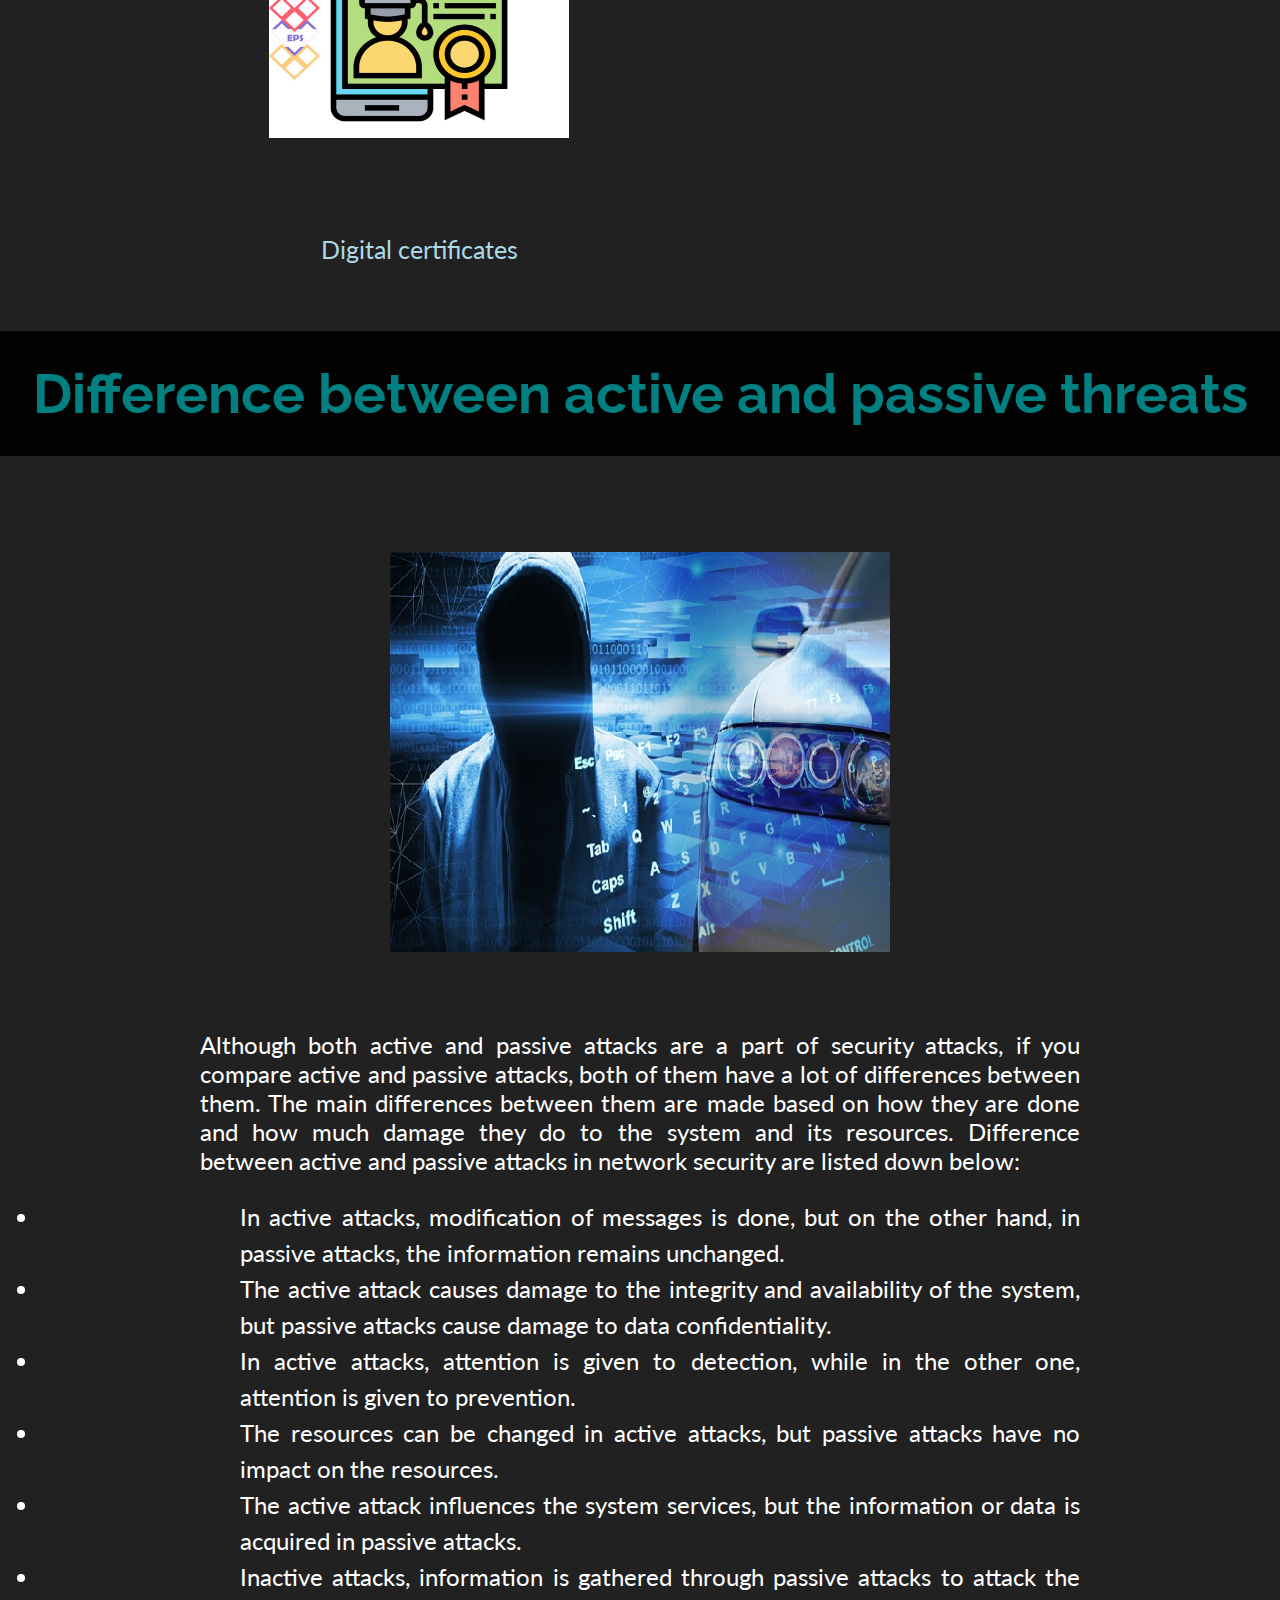
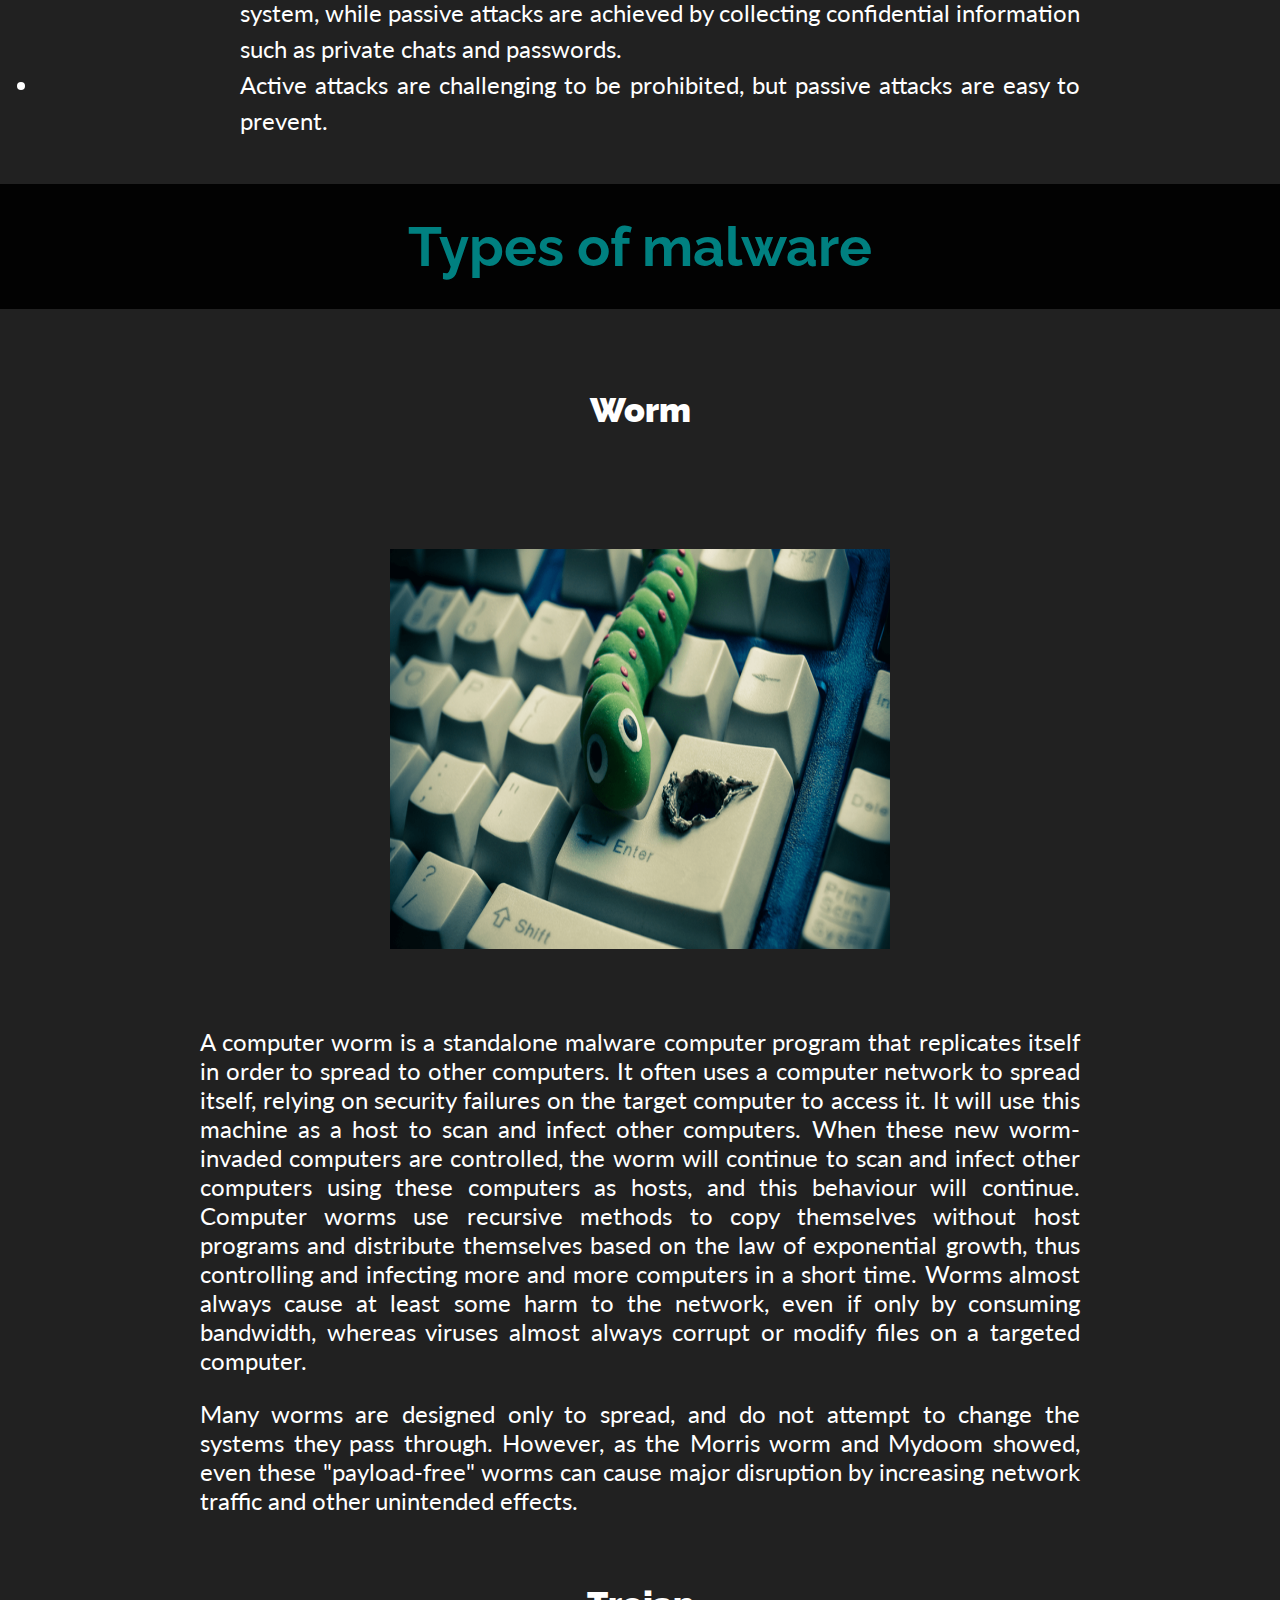
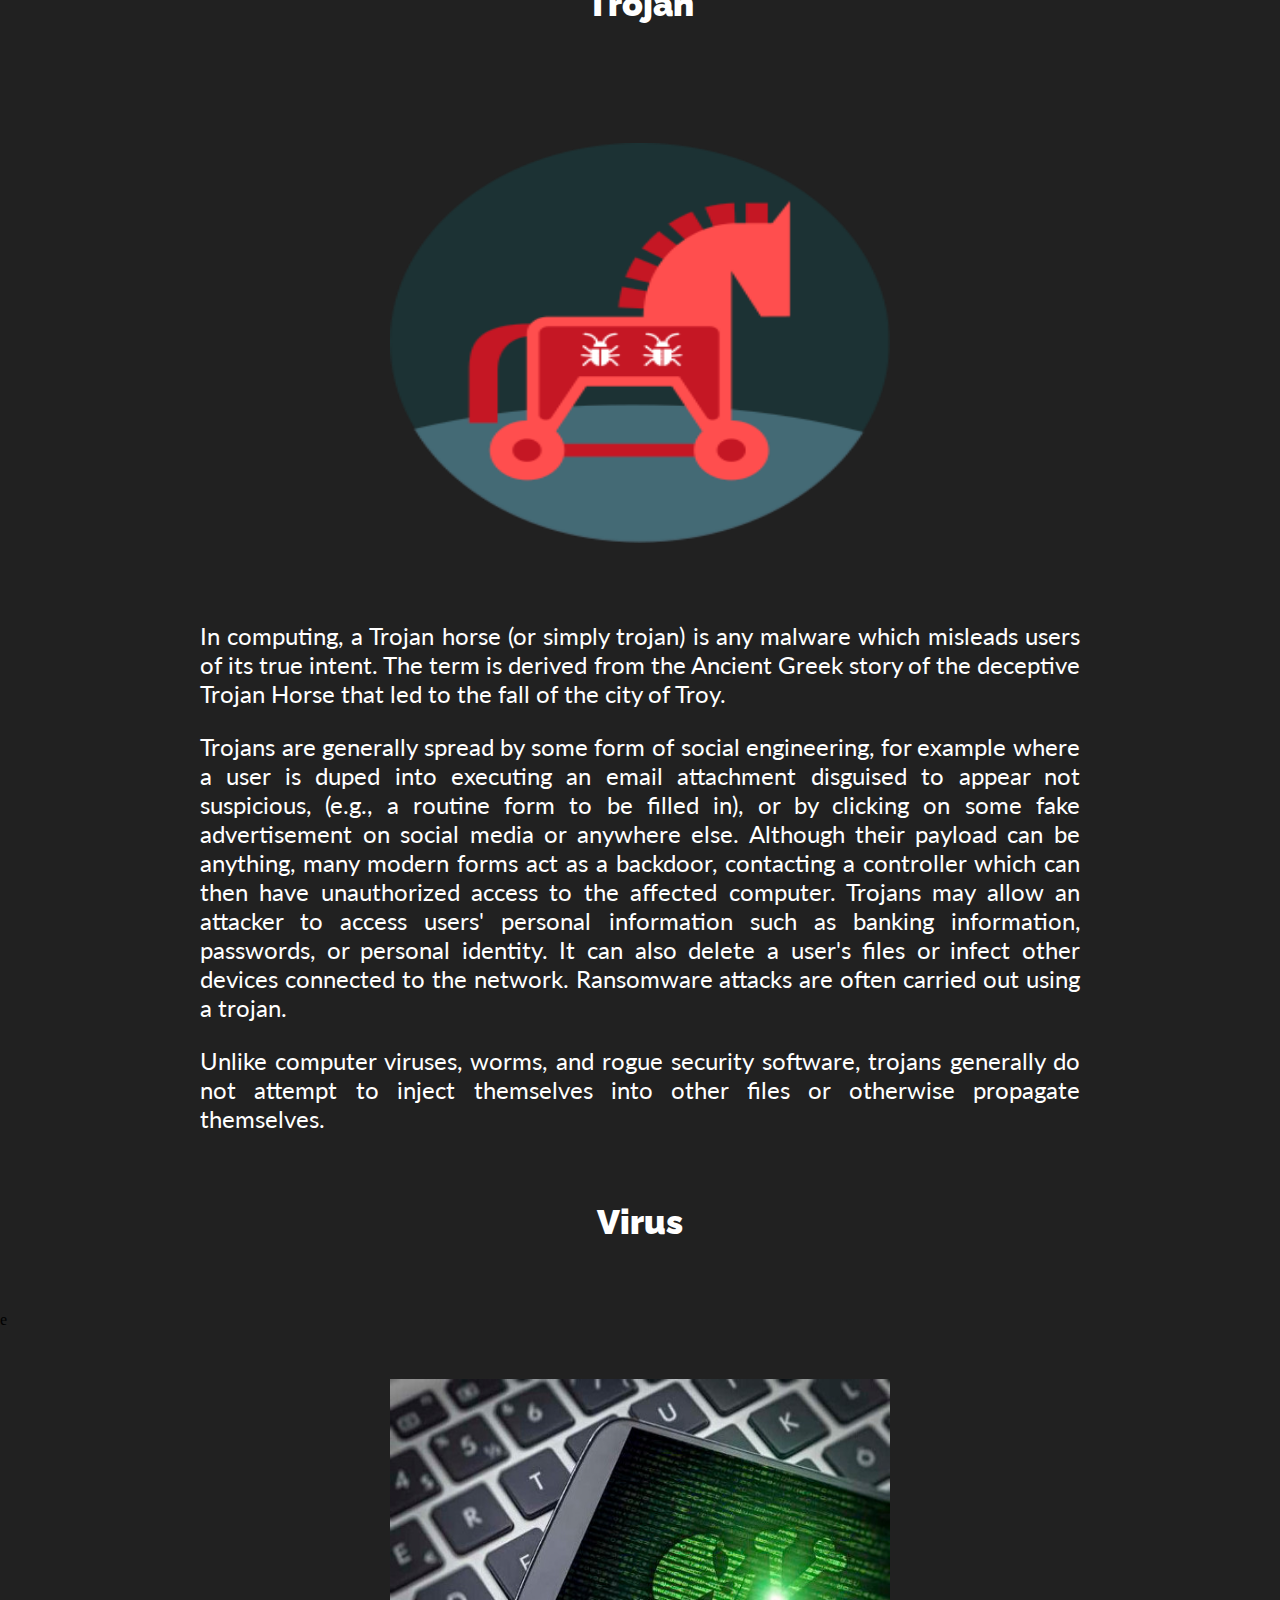
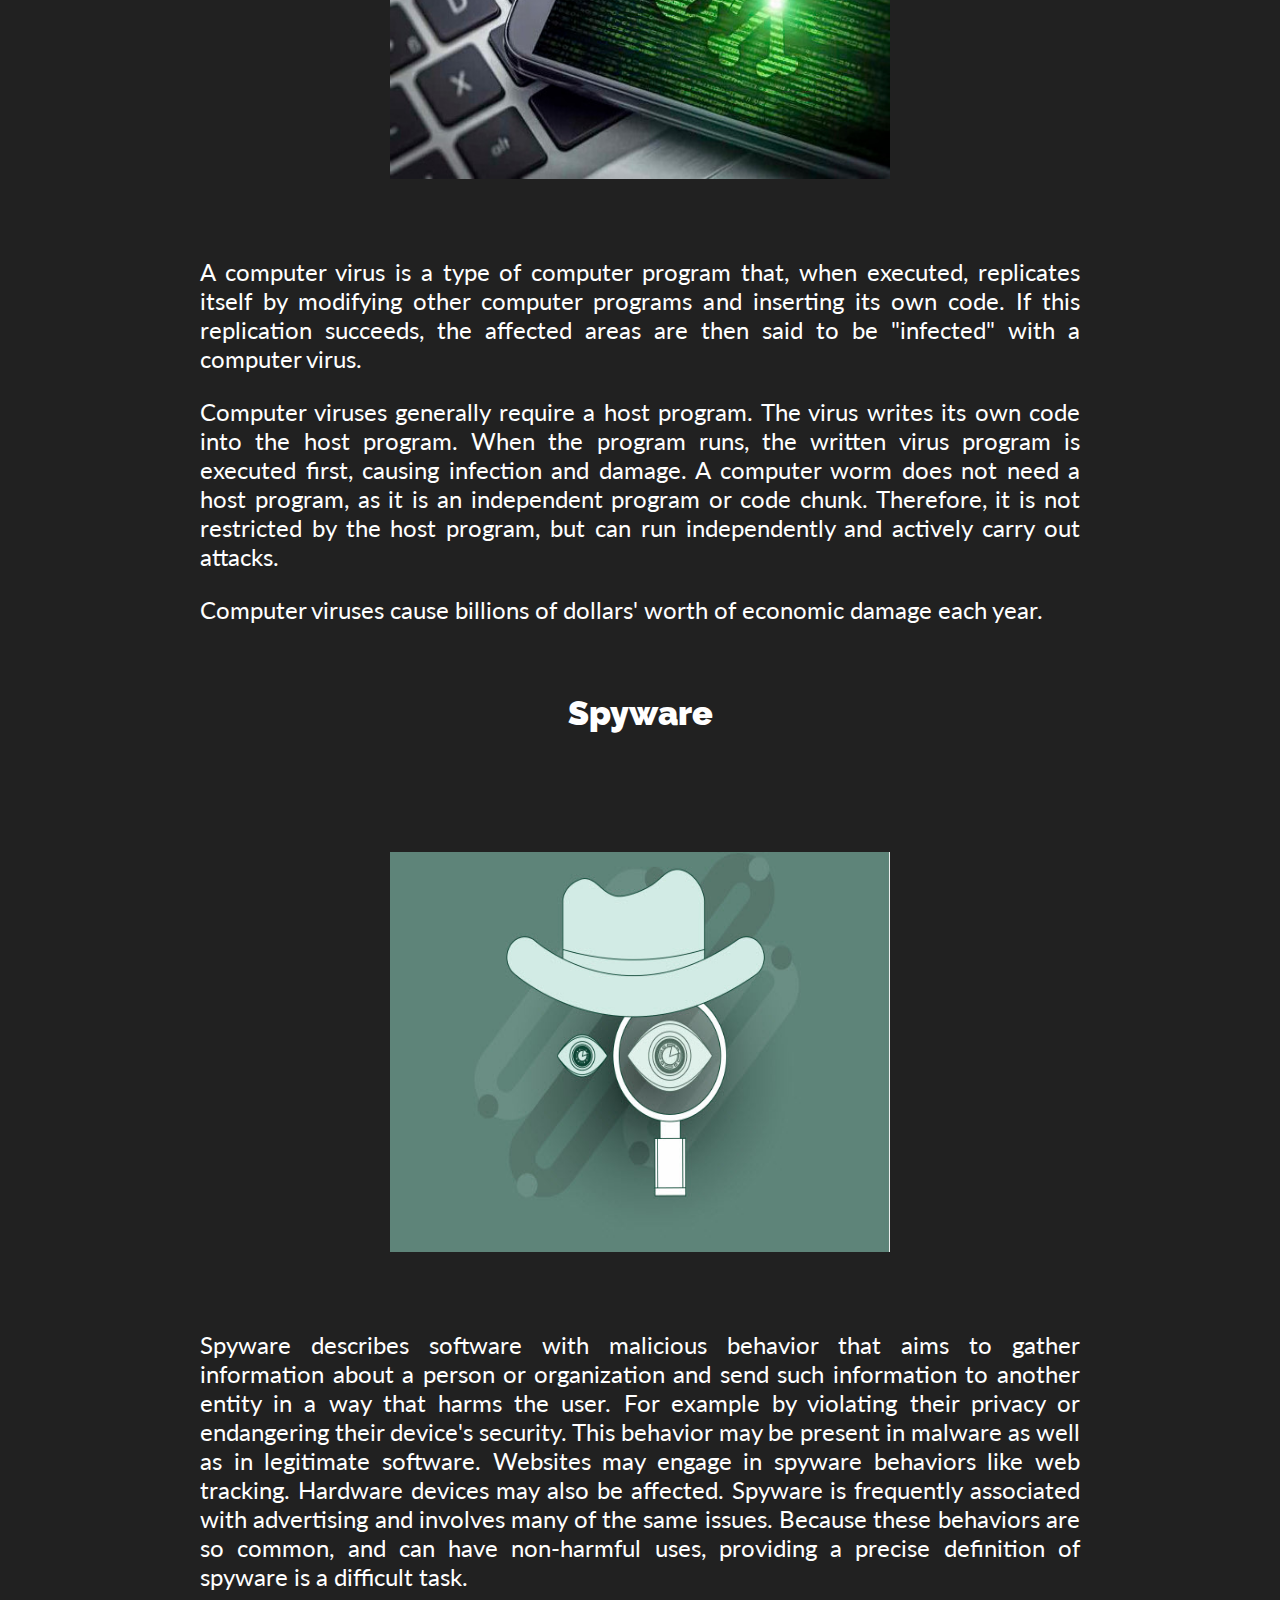
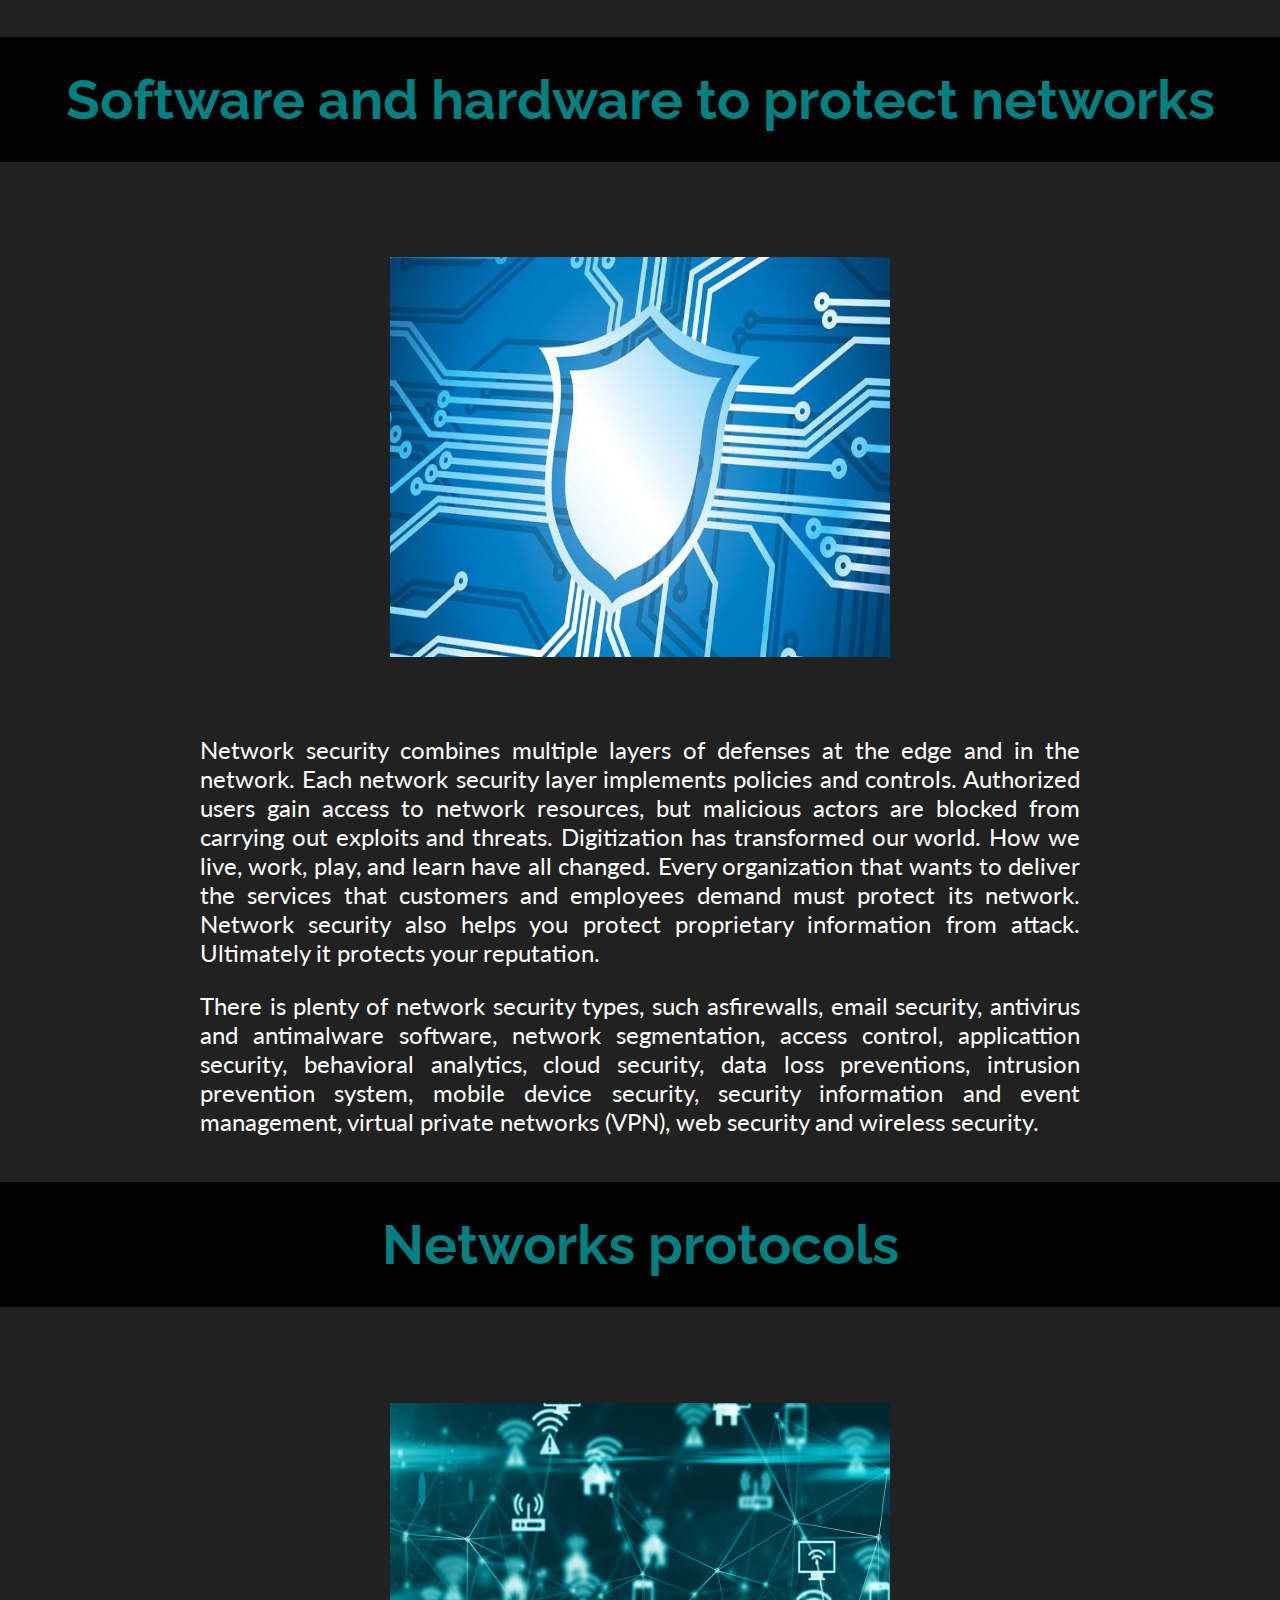
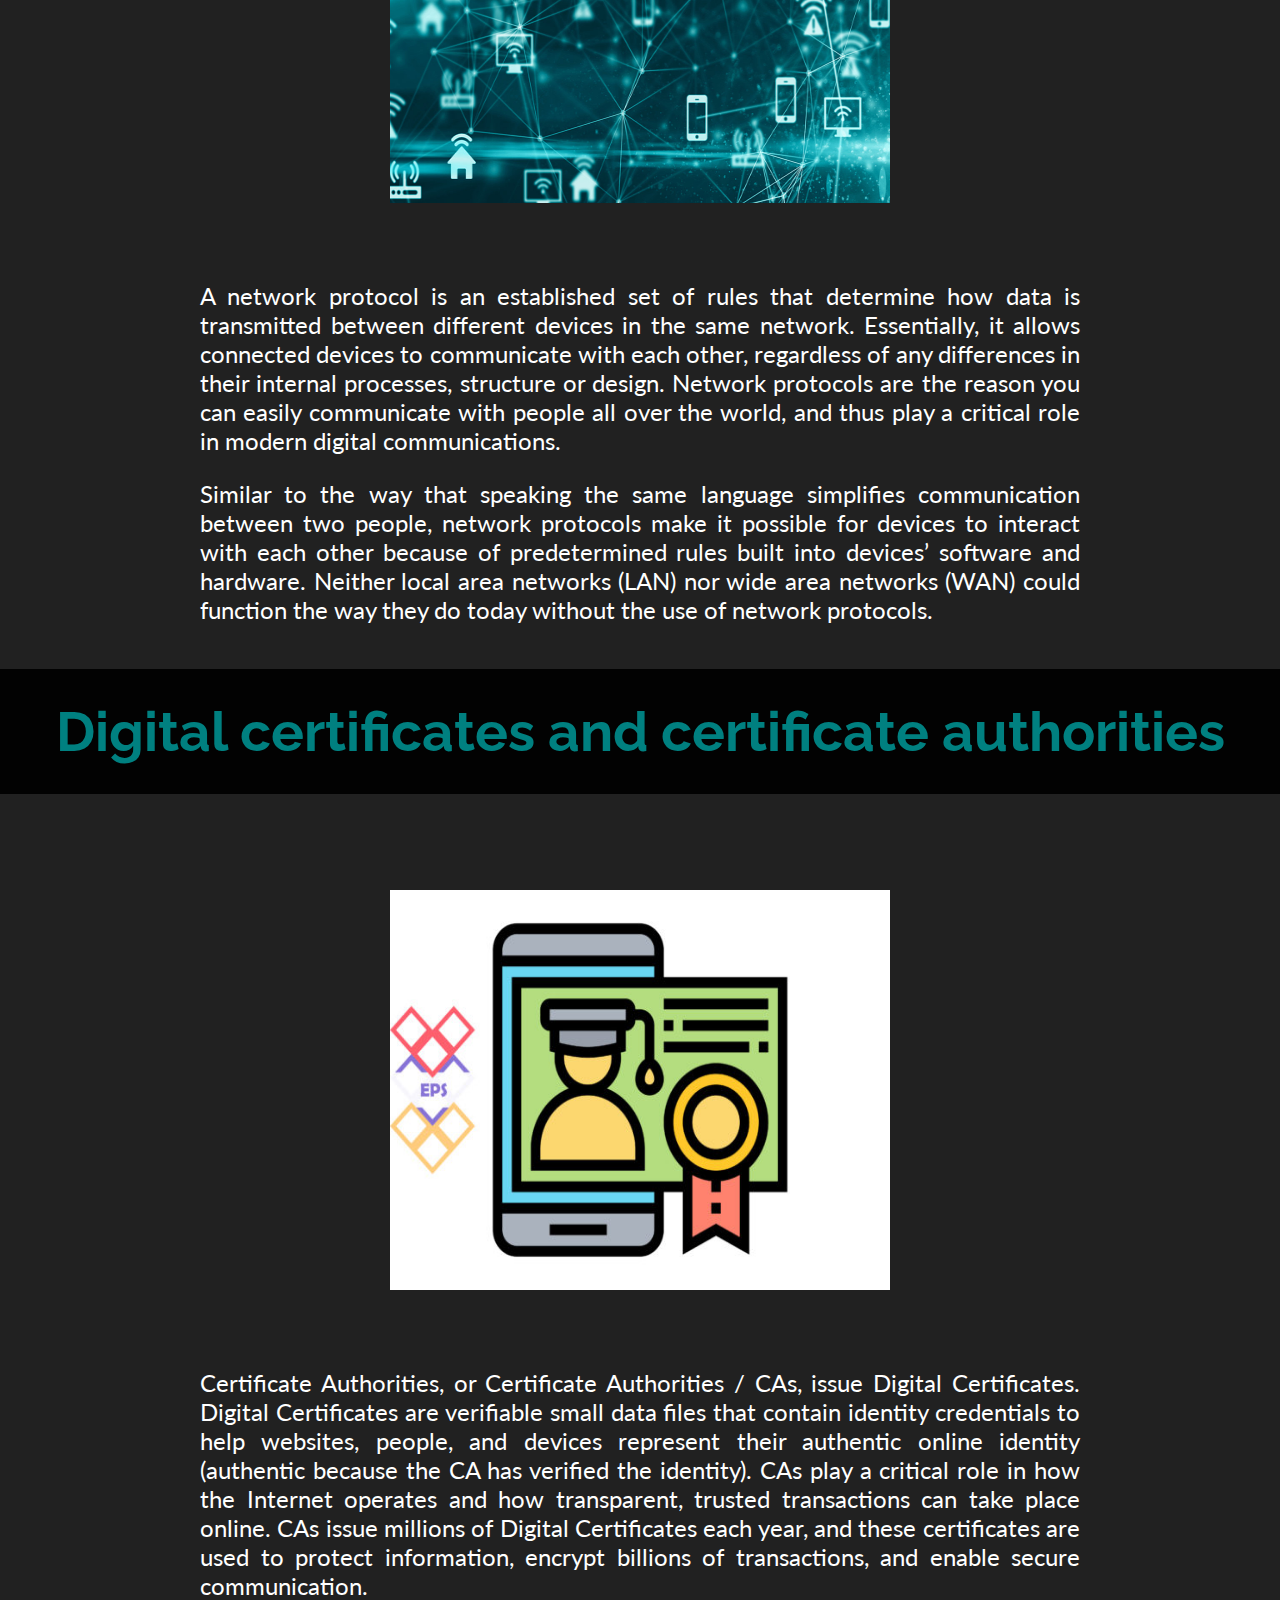
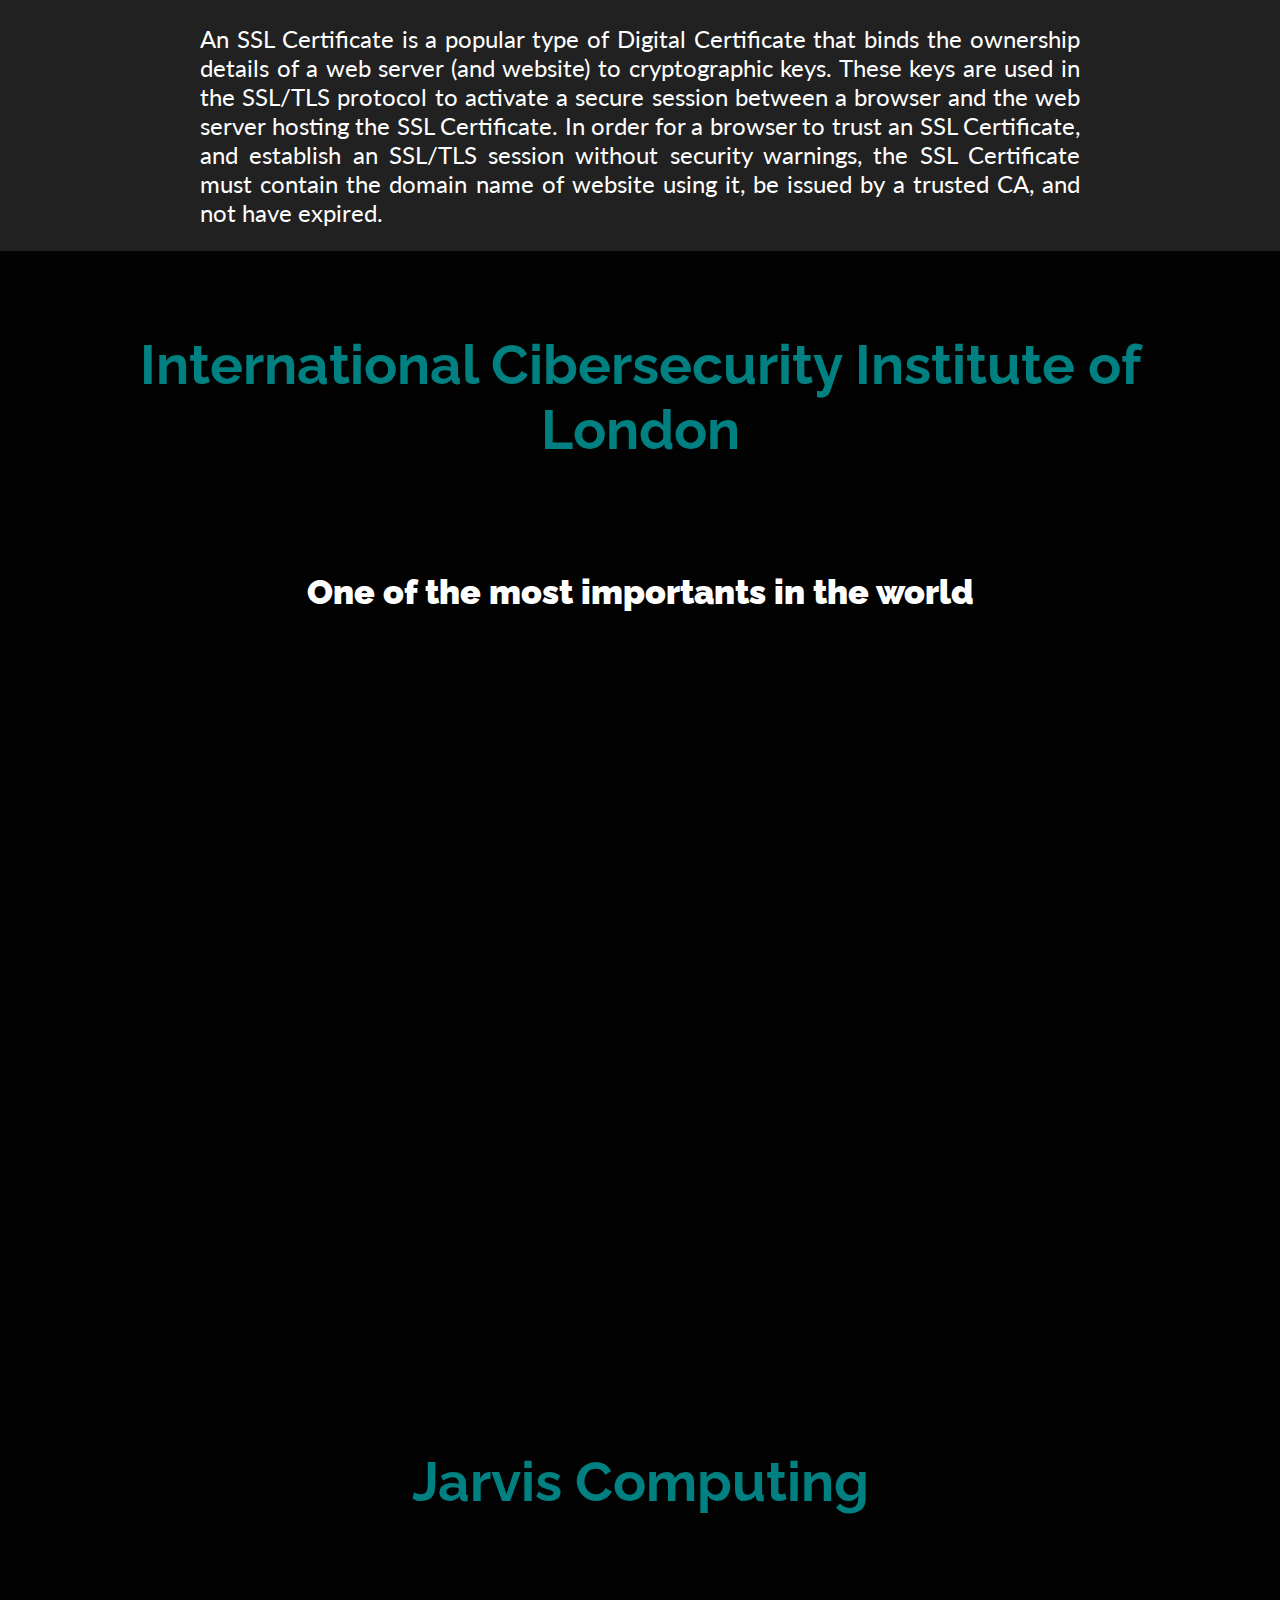
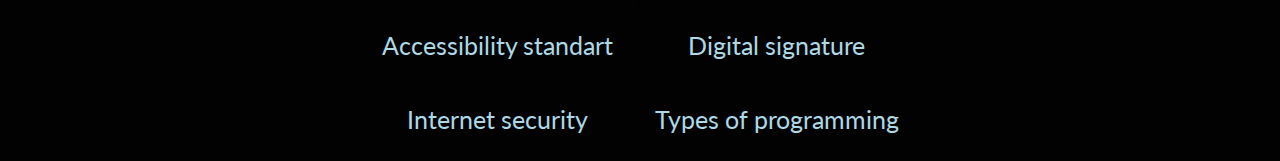
<file: security.html>
<!DOCTYPE html>
<html>
  <head>
    <meta charset="utf-8">
     <title>AccessibilityStandart.html</title>
    <link rel="preconnect" href="https://fonts.gstatic.com">
<link href="https://fonts.googleapis.com/css2?family=Lato&family=Raleway:wght@300&display=swap" rel="stylesheet">
    <link rel="preconnect" href="https://fonts.gstatic.com">
<link href="https://fonts.googleapis.com/css2?family=Lato&family=Raleway:wght@300&display=swap" rel="stylesheet">
    <style>
      body {background:rgb(33,33,33);padding-left:0px;padding-right:0px;}
      h1 {color:white;font-family:'Raleway',strong;font-size:95px;padding:40px;}
      h2 {color:teal;font-family:'Raleway',strong;font-size:55px;text-align:center;padding:30px;}
      h3 {color:white;font-family:'Raleway',strong;font-weight:900;font-size:34px;text-align:center;padding:35px;}
      h4 {color:lightgray;font-family:'Raleway',strong;font-weight:900;font-size:18px;text-align:center;padding:20px;}
      h5 {background:teal;font-size:10px;padding-left:300px;padding-right:300px;}
      p {color:white;font-family:'Lato';font-size:24px;font-weight:400;padding-left:200px;padding-right:200px;text-align:justify;}
      a {color:lightblue;font-family:'Lato';font-size:25px;}
      .links {padding-up=400px}
      #header {background:rgb(2,2,2);padding:5px;}
      td {padding:20px;text-align:center;}
      img {padding:50px;}
      li {color:white;font-family:'Lato';font-size:24px;font-weight:400;padding-left:200px;padding-right:200px;text-align:justify;line-height:1.5em;}
      iframe {padding:100px;}
      .aspect {background-color:rgb(2,2,2);}
    </style>
  </head>
  <body leftmargin="0" topmargin="0" rightmargin="0" marginwidth="0" marginheight="0">
     <section id="header">
      <h1 align="center"> Internet Security </h1>
    </section>
    <h2> Read about some important cibersecurity aspects </h2>
     <table align="center" class="links">
      <thead>
      </thead>
      <tbody>e
         <tr>
          <td> <img class="left" src="imagenes/hacker.jpg" height="200px" width="300"> </td>
           <td> <img class="left" src="imagenes/worm.png" height="200px" width="300"> </td>
        </tr>
        <tr>
          <td> <a href="#hacker" align="center" target="red" style="text-decoration:none"> Active and passive threats</a> </td>
          <td> <a href="#worm" align="center" target="red" style="text-decoration:none">Malwares</a> </td>
        </tr>
        <td> <img class="left" src="imagenes/antivirus.jpg" height="200px" width="300"> </td>
          <td> <img class="left" src="imagenes/network.jpg" height="200px" width="300"> </td>
        <tr>
        </tr>
        <tr>
          <td> <a href="#antivirus" align="center" target="red" style="text-decoration:none"> Software and hardware to protect networks</a> </td>
          <td> <a href="#network" align="center" target="red" style="text-decoration:none">   Network protocols</a> </td>
        </tr>
        <tr>
          <td> <img class="left" src="imagenes/certificate.jpg" height="200px" width="300"> </td>
        </tr>
        <tr>
          <td> <a href="#certificate" align="center" target="red" style="text-decoration:none"> Digital certificates</a> </td>
        </tr>
      </tbody>
    </table>
    <h2 id="hacker" class="aspect">Difference between active and passive threats</h2>
    <center>
    <img class="left" src="imagenes/hacker.jpg" height="400px" width="500">
    </center>
    <p> Although both active and passive attacks are a part of security attacks, if you compare active and passive attacks, both of them have a lot of differences between them. The main differences between them are made based on how they are done and how much damage they do to the system and its resources. Difference between active and passive attacks in network security are listed down below:</p>
    <ul>
    <li>In active attacks, modification of messages is done, but on the other hand, in passive attacks, the information remains unchanged.
    <li>The active attack causes damage to the integrity and availability of the system, but passive attacks cause damage to data confidentiality. 
    <li>In active attacks, attention is given to detection, while in the other one, attention is given to prevention. 
    <li>The resources can be changed in active attacks, but passive attacks have no impact on the resources.
    <li>The active attack influences the system services, but the information or data is acquired in passive attacks.
    <li>Inactive attacks, information is gathered through passive attacks to attack the system, while passive attacks are achieved by collecting confidential information such as private chats and passwords.
    <li>Active attacks are challenging to be prohibited, but passive attacks are easy to prevent.
    </ul>
    <h2 id="worm" class="aspect">Types of malware</h2>
    <h3> Worm </h3>
  <center>
    <img class="left" src="imagenes/worm.png" height="400px" width="500">
    </center>
    <p> A computer worm is a standalone malware computer program that replicates itself in order to spread to other computers. It often uses a computer network to spread itself, relying on security failures on the target computer to access it. It will use this machine as a host to scan and infect other computers. When these new worm-invaded computers are controlled, the worm will continue to scan and infect other computers using these computers as hosts, and this behaviour will continue. Computer worms use recursive methods to copy themselves without host programs and distribute themselves based on the law of exponential growth, thus controlling and infecting more and more computers in a short time. Worms almost always cause at least some harm to the network, even if only by consuming bandwidth, whereas viruses almost always corrupt or modify files on a targeted computer.</p>
    <p> Many worms are designed only to spread, and do not attempt to change the systems they pass through. However, as the Morris worm and Mydoom showed, even these "payload-free" worms can cause major disruption by increasing network traffic and other unintended effects. </p>
    <h3>Trojan </h3>
 <center>
    <img class="left" src="imagenes/trojan.png" height="400px" width="500">
    </center>
    <p>In computing, a Trojan horse (or simply trojan) is any malware which misleads users of its true intent. The term is derived from the Ancient Greek story of the deceptive Trojan Horse that led to the fall of the city of Troy.</p>
    <p>Trojans are generally spread by some form of social engineering, for example where a user is duped into executing an email attachment disguised to appear not suspicious, (e.g., a routine form to be filled in), or by clicking on some fake advertisement on social media or anywhere else. Although their payload can be anything, many modern forms act as a backdoor, contacting a controller which can then have unauthorized access to the affected computer. Trojans may allow an attacker to access users' personal information such as banking information, passwords, or personal identity. It can also delete a user's files or infect other devices connected to the network. Ransomware attacks are often carried out using a trojan.</p>
  <p> Unlike computer viruses, worms, and rogue security software, trojans generally do not attempt to inject themselves into other files or otherwise propagate themselves.</p>
  <h3>Virus </h3>e
 <center>
    <img class="left" src="imagenes/virus.jpg" height="400px" width="500">
    </center>
  <p> A computer virus is a type of computer program that, when executed, replicates itself by modifying other computer programs and inserting its own code. If this replication succeeds, the affected areas are then said to be "infected" with a computer virus. </p>
  <p> Computer viruses generally require a host program. The virus writes its own code into the host program. When the program runs, the written virus program is executed first, causing infection and damage. A computer worm does not need a host program, as it is an independent program or code chunk. Therefore, it is not restricted by the host program, but can run independently and actively carry out attacks. </p>
  <p> Computer viruses cause billions of dollars' worth of economic damage each year. </p>
  <h3>Spyware </h3>
 <center>
    <img class="left" src="imagenes/spy.jpg" height="400px" width="500">
    </center>
  <p> Spyware describes software with malicious behavior that aims to gather information about a person or organization and send such information to another entity in a way that harms the user. For example by violating their privacy or endangering their device's security. This behavior may be present in malware as well as in legitimate software. Websites may engage in spyware behaviors like web tracking. Hardware devices may also be affected. Spyware is frequently associated with advertising and involves many of the same issues. Because these behaviors are so common, and can have non-harmful uses, providing a precise definition of spyware is a difficult task.</p>
    <h2 id="antivirus" class="aspect">Software and hardware to protect networks</h2>
 <center>
    <img class="left" src="imagenes/antivirus.jpg" height="400px" width="500">
    </center>
    <p> Network security combines multiple layers of defenses at the edge and in the network. Each network security layer implements policies and controls. Authorized users gain access to network resources, but malicious actors are blocked from carrying out exploits and threats. Digitization has transformed our world. How we live, work, play, and learn have all changed. Every organization that wants to deliver the services that customers and employees demand must protect its network. Network security also helps you protect proprietary information from attack. Ultimately it protects your reputation. </p>
    <p> There is plenty of network security types, such asfirewalls, email security, antivirus and antimalware software, network segmentation, access control, applicattion security, behavioral analytics, cloud security, data loss preventions, intrusion prevention system, mobile device security, security information and event management, virtual private networks (VPN), web security and wireless security.</p>
    <h2 id="network" class="aspect">Networks protocols</h2>
 <center>
    <img class="left" src="imagenes/network.jpg" height="400px" width="500">
    </center>
    <p> A network protocol is an established set of rules that determine how data is transmitted between different devices in the same network. Essentially, it allows connected devices to communicate with each other, regardless of any differences in their internal processes, structure or design. Network protocols are the reason you can easily communicate with people all over the world, and thus play a critical role in modern digital communications. </p>
    <p> Similar to the way that speaking the same language simplifies communication between two people, network protocols make it possible for devices to interact with each other because of predetermined rules built into devices’ software and hardware. Neither local area networks (LAN) nor wide area networks (WAN) could function the way they do today without the use of network protocols. </p>
    <h2 id="certificate" class="aspect">Digital certificates and certificate authorities</h2>
 <center>
    <img class="left" src="imagenes/certificate.jpg" height="400px" width="500">
<p> Certificate Authorities, or Certificate Authorities / CAs, issue Digital Certificates. Digital Certificates are verifiable small data files that contain identity credentials to help websites, people, and devices represent their authentic online identity (authentic because the CA has verified the identity). CAs play a critical role in how the Internet operates and how transparent, trusted transactions can take place online. CAs issue millions of Digital Certificates each year, and these certificates are used to protect information, encrypt billions of transactions, and enable secure communication. </p>
<p>An SSL Certificate is a popular type of Digital Certificate that binds the ownership details of a web server (and website) to cryptographic keys. These keys are used in the SSL/TLS protocol to activate a secure session between a browser and the web server hosting the SSL Certificate. In order for a browser to trust an SSL Certificate, and establish an SSL/TLS session without security warnings, the SSL Certificate must contain the domain name of website using it, be issued by a trusted CA, and not have expired. </p>
      <section id="header">
    <h2>International Cibersecurity Institute of London</h2>
        <h3> One of the most importants in the world </p>
    <center>
   <iframe src="https://www.google.com/maps/embed?pb=!1m18!1m12!1m3!1d63149690.54421395!2d-49.68279596270797!3d14.973195703627265!2m3!1f0!2f0!3f0!3m2!1i1024!2i768!4f13.1!3m3!1m2!1s0x48760353b9add791%3A0xc0ebd9cc63f677f6!2sICSI%20(International%20CyberSecurity%20Institute)!5e0!3m2!1ses!2ses!4v1619738514477!5m2!1ses!2ses" width="600" height="450" style="border:0;" allowfullscreen="" loading="lazy"></iframe>
    </center>
      </section>
<section id="header">
      <h2 align="center"> Jarvis Computing </h2>
       <table align="center" class="links">e
       <tbody>
         <tr>
            <td> <a href="AccessibilittyStandart.html" align="center" target="red" style="text-decoration:none"> Accessibility standart</a> </td>
          <td> <a href="digitalsignature.html" align="center" target="red" style="text-decoration:none"> Digital signature</a> </td>
        </tr>
         <tr>
           <t> <br> </td>
         </tr>
         <tr>
         <td> <a href="security.html" align="center" target="red" style="text-decoration:none"> Internet security</a> </td>
          <td> <a href="programming.html" align="center" target="red" style="text-decoration:none">   Types of programming</a> </td>
        </tr>
      </tbody>
    </table>
    </section>
  </body>
</html>
</file>
<file: style-sheet.css>
@import
      url('https://fonts.googleapis.com/css2?family=Raleway&display=swap');
@import
      url('https://fonts.googleapis.com/css2?family=Lato&display=swap');
body {
      background:rgb(33,33,33);
      padding-left:0px;
      padding-right:0px;
}
h1 {
      color:white;
      font-family:'Raleway',strong;
      font-size:95px;
  text-align:center;
      padding:10px;
}
h2 {
      color:teal;
      background:rgb(2,2,2);
      font-family:'Raleway',strong;
      font-size:55px;
      text-align:center;
}
h3 {
      color:teal;
      background:rgb(2,2,2);
      font-family:'Raleway',strong;
      font-size:40px;
      text-align:right;
  	  margin-right:100px;
}
p {
      color:white;
      font-family:'Lato', sans-serif;
      font-size:30px;
      font-weight:400;
      text-align:justify;
      line-height:1.5em;
}
a {
      color:lightblue;
      font-family:'Lato', sans-serif;
      font-size:25px;
}
img.left {
      float:left;
  	  align:left;
      margin-right:100px;
      height: 300px;
  	  width: 40%;
}
.A {
  	  height:360px;
  	  padding:100px;
  	  padding-left:200px;
  	  padding-right:200px;
}
.B {
  padding:100px;
}
  
.header {
      background:rgb(2,2,2);
  	  padding: 5px;
}
td {
  	  padding:10px;
      text-align:center;
}
li {
      text-align:center;
}

.table {
 	width:100%; 
}

.footer-links{
  float:left;
  width:40%;
  margin-left:100px;
}
</file>
